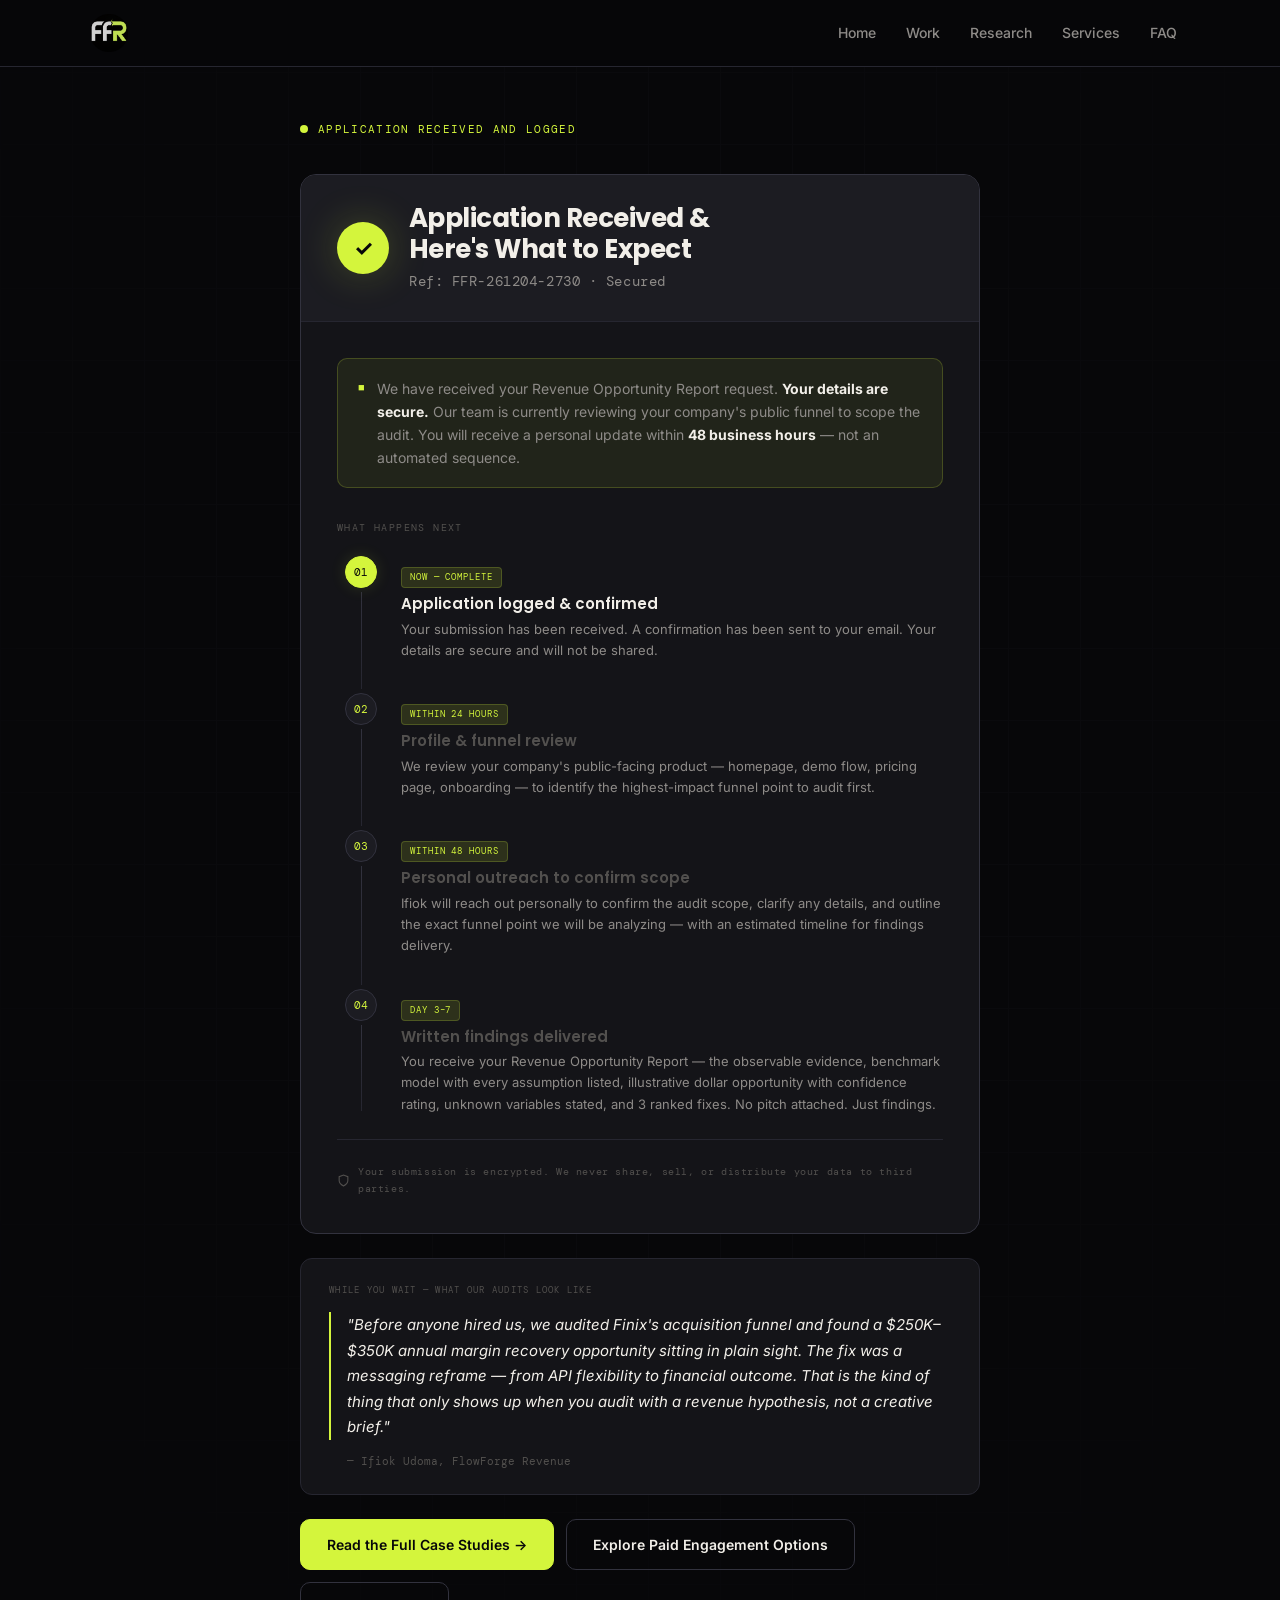
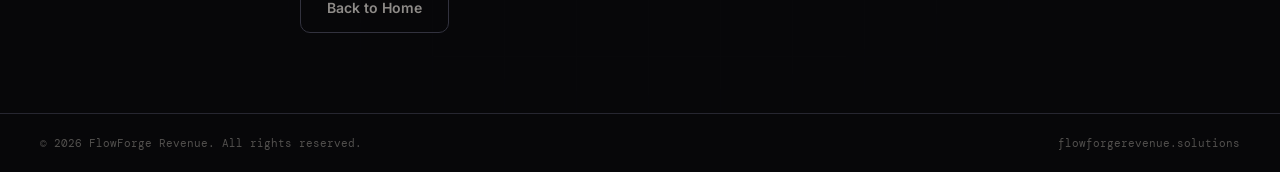
<file: application-received.html>
<!DOCTYPE html>
<html lang="en">
<head>
  <meta charset="UTF-8" />
  <meta name="viewport" content="width=device-width, initial-scale=1.0" />
  <title>Application Received — FlowForge Revenue</title>
  <meta name="description" content="Your revenue audit application has been received. Here is what happens next." />
  <meta name="robots" content="noindex, nofollow" />
  <link rel="icon" type="image/png" href="FFR_logo.png" />
  <link rel="apple-touch-icon" href="FFR_logo.png" />
  <link rel="preconnect" href="https://fonts.googleapis.com" />
  <link rel="preconnect" href="https://fonts.gstatic.com" crossorigin />
  <link href="https://fonts.googleapis.com/css2?family=Poppins:wght@400;500;600;700&family=Inter:wght@300;400;500;600;700&family=DM+Mono:wght@400;500&display=swap" rel="stylesheet" />
  <link rel="stylesheet" href="styles.css" />
  <style>
    .ar-page {
      min-height: 100vh;
      background: var(--black);
      display: flex;
      flex-direction: column;
    }

    .ar-hero {
      flex: 1;
      display: flex;
      align-items: center;
      justify-content: center;
      padding: 120px 40px 80px;
      position: relative;
      overflow: hidden;
    }

    .ar-grid {
      position: absolute;
      inset: 0;
      background-image:
        linear-gradient(var(--border) 1px, transparent 1px),
        linear-gradient(90deg, var(--border) 1px, transparent 1px);
      background-size: 72px 72px;
      opacity: 0.14;
      mask-image: radial-gradient(ellipse 70% 70% at 50% 40%, black 30%, transparent 100%);
    }

    .ar-inner {
      position: relative;
      z-index: 1;
      max-width: 680px;
      width: 100%;
    }

    /* Status bar at top */
    .ar-status {
      display: flex;
      align-items: center;
      gap: 10px;
      font-family: var(--font-mono);
      font-size: 11px;
      letter-spacing: 0.12em;
      text-transform: uppercase;
      color: var(--accent);
      margin-bottom: 36px;
    }
    .ar-status-dot {
      width: 8px;
      height: 8px;
      background: var(--accent);
      border-radius: 50%;
      animation: pulse 2s ease infinite;
      flex-shrink: 0;
    }
    @keyframes pulse {
      0%, 100% { opacity: 1; transform: scale(1); }
      50% { opacity: 0.4; transform: scale(0.75); }
    }

    /* Main card */
    .ar-card {
      background: var(--surface);
      border: 1px solid var(--border-light);
      border-radius: 16px;
      overflow: hidden;
      margin-bottom: 24px;
    }

    .ar-card-header {
      background: var(--surface-2);
      border-bottom: 1px solid var(--border);
      padding: 28px 36px;
      display: flex;
      align-items: center;
      gap: 20px;
    }

    .ar-check {
      width: 52px;
      height: 52px;
      background: var(--accent);
      border-radius: 50%;
      display: flex;
      align-items: center;
      justify-content: center;
      font-size: 22px;
      font-weight: 700;
      color: var(--black);
      flex-shrink: 0;
      box-shadow: 0 0 40px var(--accent-glow-strong);
      animation: popIn 0.5s var(--ease, cubic-bezier(0.16,1,0.3,1)) both;
    }
    @keyframes popIn {
      from { transform: scale(0.5); opacity: 0; }
      to   { transform: scale(1); opacity: 1; }
    }

    .ar-card-header-text h1 {
      font-family: var(--font-display);
      font-size: clamp(20px, 2.5vw, 26px);
      font-weight: 700;
      letter-spacing: -0.02em;
      line-height: 1.2;
      margin-bottom: 4px;
    }
    .ar-card-header-text p {
      font-size: 14px;
      color: var(--text-secondary);
      font-family: var(--font-mono);
      letter-spacing: 0.04em;
    }

    .ar-card-body {
      padding: 36px;
    }

    .ar-confirmation {
      background: var(--accent-soft);
      border: 1px solid rgba(212, 245, 60, 0.2);
      border-radius: 10px;
      padding: 18px 20px;
      margin-bottom: 32px;
      display: flex;
      align-items: flex-start;
      gap: 12px;
    }
    .ar-confirmation-icon {
      font-family: var(--font-mono);
      font-size: 11px;
      color: var(--accent);
      flex-shrink: 0;
      padding-top: 1px;
    }
    .ar-confirmation p {
      font-size: 14px;
      color: var(--text-secondary);
      line-height: 1.65;
    }
    .ar-confirmation p strong {
      color: var(--text-primary);
    }

    /* Timeline */
    .ar-timeline-label {
      font-family: var(--font-mono);
      font-size: 10px;
      letter-spacing: 0.14em;
      text-transform: uppercase;
      color: var(--text-muted);
      margin-bottom: 20px;
    }

    .ar-timeline {
      display: flex;
      flex-direction: column;
      gap: 0;
    }

    .ar-step {
      display: grid;
      grid-template-columns: 48px 1fr;
      gap: 0 16px;
      position: relative;
    }

    .ar-step-left {
      display: flex;
      flex-direction: column;
      align-items: center;
    }

    .ar-step-num {
      width: 32px;
      height: 32px;
      border-radius: 50%;
      border: 1px solid var(--border-light);
      background: var(--surface-2);
      display: flex;
      align-items: center;
      justify-content: center;
      font-family: var(--font-mono);
      font-size: 11px;
      color: var(--accent);
      flex-shrink: 0;
      z-index: 1;
    }

    .ar-step-num--active {
      background: var(--accent);
      color: var(--black);
      border-color: var(--accent);
      box-shadow: 0 0 16px var(--accent-glow);
    }

    .ar-step-line {
      width: 1px;
      flex: 1;
      min-height: 28px;
      background: linear-gradient(to bottom, var(--border-light), var(--border));
      margin: 4px 0;
    }

    .ar-step-content {
      padding: 4px 0 32px;
    }
    .ar-step:last-child .ar-step-content {
      padding-bottom: 0;
    }

    .ar-step-title {
      font-family: var(--font-display);
      font-size: 15px;
      font-weight: 600;
      color: var(--text-primary);
      margin-bottom: 4px;
      line-height: 1.35;
    }
    .ar-step-title--muted {
      color: var(--text-muted);
    }

    .ar-step-desc {
      font-size: 13px;
      color: var(--text-secondary);
      line-height: 1.65;
    }

    .ar-step-tag {
      display: inline-block;
      font-family: var(--font-mono);
      font-size: 9px;
      letter-spacing: 0.1em;
      text-transform: uppercase;
      background: var(--accent-glow);
      color: var(--accent);
      border: 1px solid rgba(212, 245, 60, 0.2);
      padding: 2px 8px;
      border-radius: 4px;
      margin-bottom: 6px;
    }

    /* Social proof strip */
    .ar-proof {
      background: var(--surface);
      border: 1px solid var(--border);
      border-radius: 12px;
      padding: 24px 28px;
      margin-bottom: 24px;
    }
    .ar-proof-label {
      font-family: var(--font-mono);
      font-size: 9px;
      letter-spacing: 0.14em;
      text-transform: uppercase;
      color: var(--text-muted);
      margin-bottom: 14px;
    }
    .ar-proof-quote {
      font-size: 15px;
      color: var(--text-primary);
      line-height: 1.7;
      font-style: italic;
      border-left: 2px solid var(--accent);
      padding-left: 16px;
      margin-bottom: 12px;
    }
    .ar-proof-source {
      font-family: var(--font-mono);
      font-size: 11px;
      color: var(--text-muted);
      padding-left: 18px;
    }

    /* Action links */
    .ar-actions {
      display: flex;
      gap: 12px;
      flex-wrap: wrap;
    }

    /* Security note */
    .ar-security {
      display: flex;
      align-items: center;
      gap: 8px;
      font-family: var(--font-mono);
      font-size: 10px;
      color: var(--text-muted);
      letter-spacing: 0.06em;
      margin-top: 24px;
      padding-top: 24px;
      border-top: 1px solid var(--border);
    }
    .ar-security svg { flex-shrink: 0; }

    /* Responsive */
    @media (max-width: 600px) {
      .ar-hero { padding: 100px 20px 60px; }
      .ar-card-header { padding: 20px 24px; gap: 14px; }
      .ar-card-body { padding: 24px; }
      .ar-check { width: 44px; height: 44px; font-size: 18px; }
      .ar-actions { flex-direction: column; }
      .ar-actions .btn { width: 100%; justify-content: center; }
      .ar-proof { padding: 20px; }
    }
  </style>
</head>
<body class="ar-page">

  <!-- Minimal nav — no CTA needed here -->
  <nav class="nav">
    <div class="nav-inner">
      <a href="index.html" class="logo"><img src="FFR_logo.png" alt="FlowForge Revenue" class="logo-img" /></a>
      <div class="nav-links">
        <a href="index.html" class="nav-link">Home</a>
        <a href="work.html" class="nav-link">Work</a>
        <a href="research.html" class="nav-link">Research</a>
        <a href="services.html" class="nav-link">Services</a>
        <a href="faq.html" class="nav-link">FAQ</a>
      </div>
    </div>
  </nav>

  <div class="ar-hero">
    <div class="ar-grid"></div>
    <div class="ar-inner">

      <!-- Live status indicator -->
      <div class="ar-status">
        <div class="ar-status-dot"></div>
        Application received and logged
      </div>

      <!-- Main confirmation card -->
      <div class="ar-card">
        <div class="ar-card-header">
          <div class="ar-check">✓</div>
          <div class="ar-card-header-text">
            <h1>Application Received &amp;<br/>Here's What to Expect</h1>
            <p>Ref: FFR-<span id="ref-num">loading...</span> · Secured</p>
          </div>
        </div>

        <div class="ar-card-body">

          <!-- Confirmation statement -->
          <div class="ar-confirmation">
            <div class="ar-confirmation-icon">&#9632;</div>
            <p>We have received your Revenue Opportunity Report request. <strong>Your details are secure.</strong> Our team is currently reviewing your company's public funnel to scope the audit. You will receive a personal update within <strong>48 business hours</strong> — not an automated sequence.</p>
          </div>

          <!-- Timeline -->
          <div class="ar-timeline-label">What happens next</div>
          <div class="ar-timeline">

            <div class="ar-step">
              <div class="ar-step-left">
                <div class="ar-step-num ar-step-num--active">01</div>
                <div class="ar-step-line"></div>
              </div>
              <div class="ar-step-content">
                <div class="ar-step-tag">Now — Complete</div>
                <div class="ar-step-title">Application logged &amp; confirmed</div>
                <div class="ar-step-desc">Your submission has been received. A confirmation has been sent to your email. Your details are secure and will not be shared.</div>
              </div>
            </div>

            <div class="ar-step">
              <div class="ar-step-left">
                <div class="ar-step-num">02</div>
                <div class="ar-step-line"></div>
              </div>
              <div class="ar-step-content">
                <div class="ar-step-tag">Within 24 hours</div>
                <div class="ar-step-title ar-step-title--muted">Profile &amp; funnel review</div>
                <div class="ar-step-desc">We review your company's public-facing product — homepage, demo flow, pricing page, onboarding — to identify the highest-impact funnel point to audit first.</div>
              </div>
            </div>

            <div class="ar-step">
              <div class="ar-step-left">
                <div class="ar-step-num">03</div>
                <div class="ar-step-line"></div>
              </div>
              <div class="ar-step-content">
                <div class="ar-step-tag">Within 48 hours</div>
                <div class="ar-step-title ar-step-title--muted">Personal outreach to confirm scope</div>
                <div class="ar-step-desc">Ifiok will reach out personally to confirm the audit scope, clarify any details, and outline the exact funnel point we will be analyzing — with an estimated timeline for findings delivery.</div>
              </div>
            </div>

            <div class="ar-step">
              <div class="ar-step-left">
                <div class="ar-step-num">04</div>
                <div class="ar-step-line"></div>
              </div>
              <div class="ar-step-content">
                <div class="ar-step-tag">Day 3–7</div>
                <div class="ar-step-title ar-step-title--muted">Written findings delivered</div>
                <div class="ar-step-desc">You receive your Revenue Opportunity Report — the observable evidence, benchmark model with every assumption listed, illustrative dollar opportunity with confidence rating, unknown variables stated, and 3 ranked fixes. No pitch attached. Just findings.</div>
              </div>
            </div>

          </div><!-- /.ar-timeline -->

          <!-- Security note -->
          <div class="ar-security">
            <svg width="13" height="13" viewBox="0 0 24 24" fill="none" stroke="currentColor" stroke-width="2"><path d="M12 22s8-4 8-10V5l-8-3-8 3v7c0 6 8 10 8 10z"/></svg>
            Your submission is encrypted. We never share, sell, or distribute your data to third parties.
          </div>

        </div><!-- /.ar-card-body -->
      </div><!-- /.ar-card -->

      <!-- Social proof -->
      <div class="ar-proof">
        <div class="ar-proof-label">While you wait — what our audits look like</div>
        <div class="ar-proof-quote">
          "Before anyone hired us, we audited Finix's acquisition funnel and found a $250K–$350K annual margin recovery opportunity sitting in plain sight. The fix was a messaging reframe — from API flexibility to financial outcome. That is the kind of thing that only shows up when you audit with a revenue hypothesis, not a creative brief."
        </div>
        <div class="ar-proof-source">— Ifiok Udoma, FlowForge Revenue</div>
      </div>

      <!-- Action links -->
      <div class="ar-actions">
        <a href="work.html" class="btn btn-primary">Read the Full Case Studies →</a>
        <a href="services.html" class="btn btn-outline">Explore Paid Engagement Options</a>
        <a href="index.html" class="btn btn-ghost">Back to Home</a>
      </div>

    </div><!-- /.ar-inner -->
  </div><!-- /.ar-hero -->

  <!-- Minimal footer -->
  <div style="border-top:1px solid var(--border);padding:20px 40px;display:flex;align-items:center;justify-content:space-between;flex-wrap:wrap;gap:16px;">
    <p style="font-family:var(--font-mono);font-size:11px;color:var(--text-muted);">© 2026 FlowForge Revenue. All rights reserved.</p>
    <p style="font-family:var(--font-mono);font-size:11px;color:var(--text-muted);">flowforgerevenue.solutions</p>
  </div>

  <script>
    // Generate a pseudo-reference number for the professional feel
    (function () {
      var d = new Date();
      var ref = d.getFullYear().toString().slice(-2) +
                String(d.getMonth() + 1).padStart(2, '0') +
                String(d.getDate()).padStart(2, '0') + '-' +
                Math.floor(1000 + Math.random() * 9000);
      var el = document.getElementById('ref-num');
      if (el) el.textContent = ref;
    })();

    // Mobile nav toggle
    var toggle = document.getElementById('nav-toggle');
    var mobile = document.getElementById('nav-mobile');
    if (toggle && mobile) {
      toggle.addEventListener('click', function () { mobile.classList.toggle('open'); });
    }
  </script>
</body>
</html>
</file>
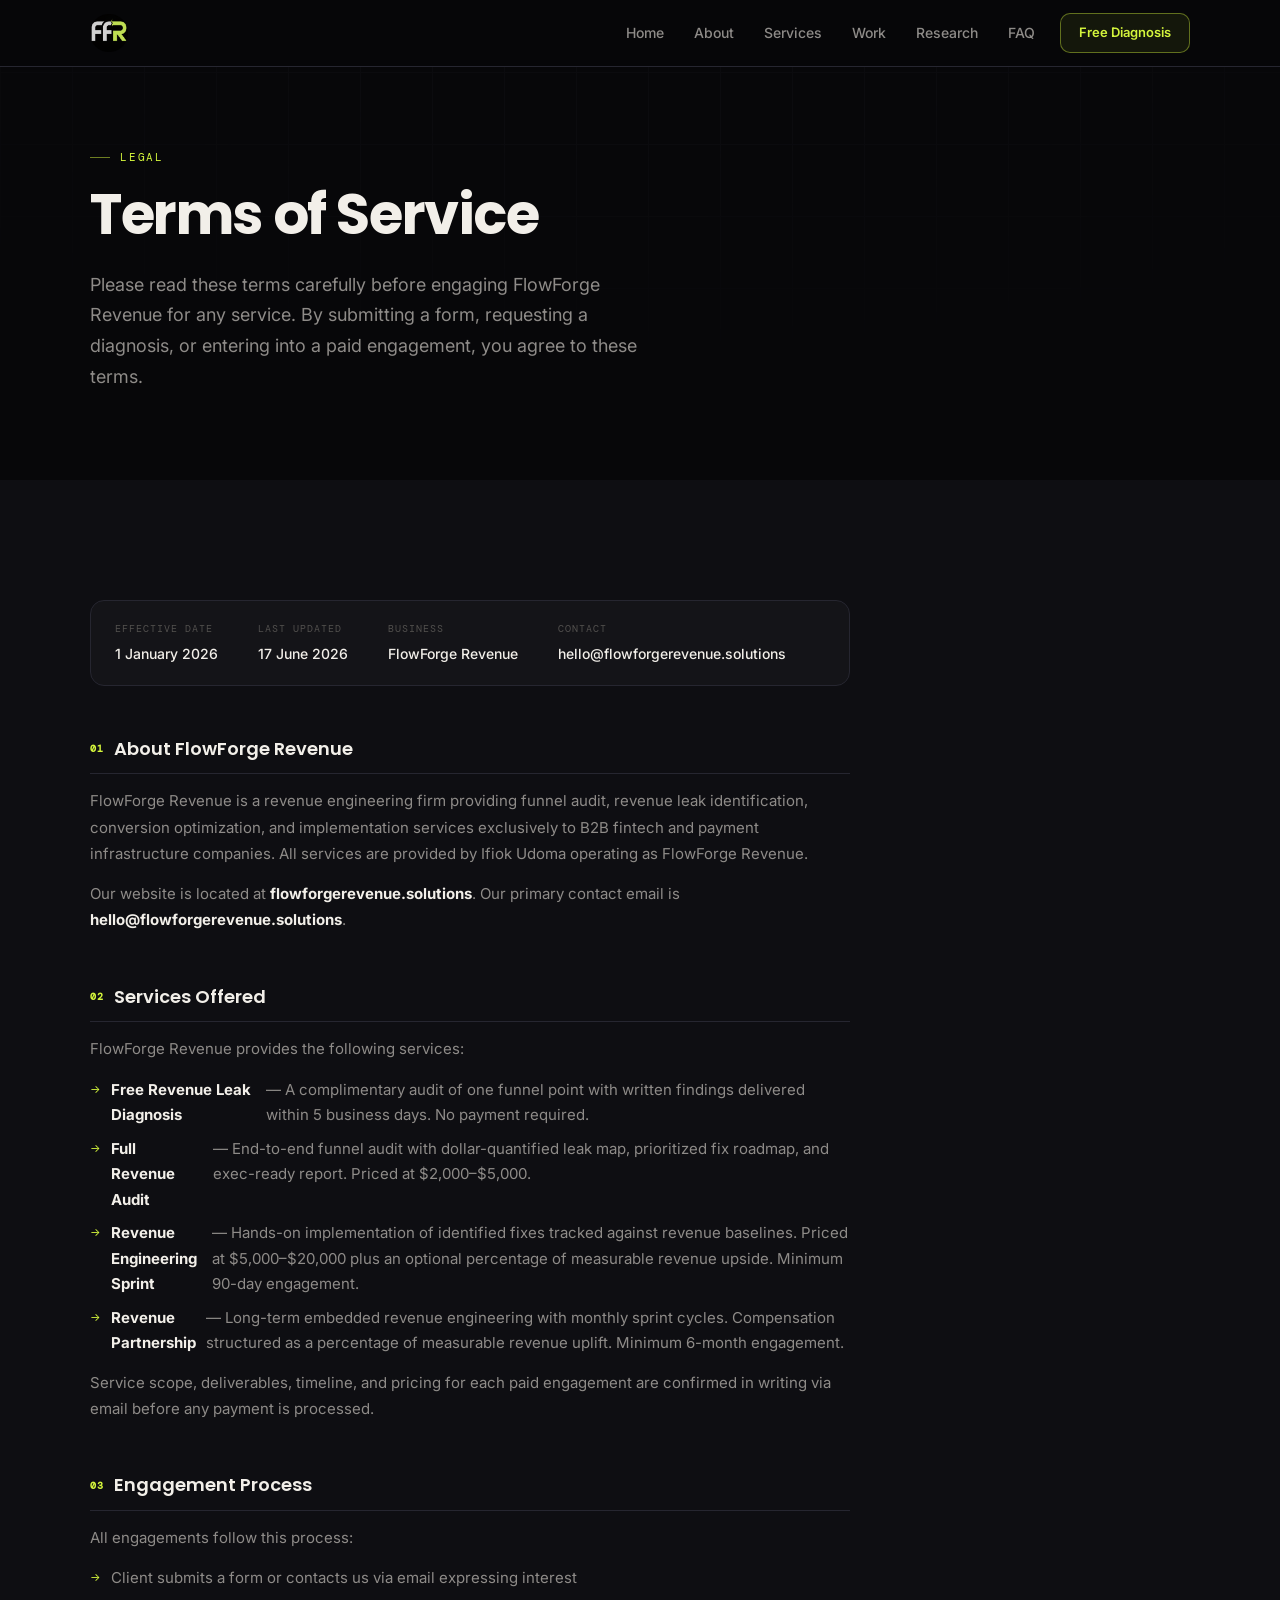
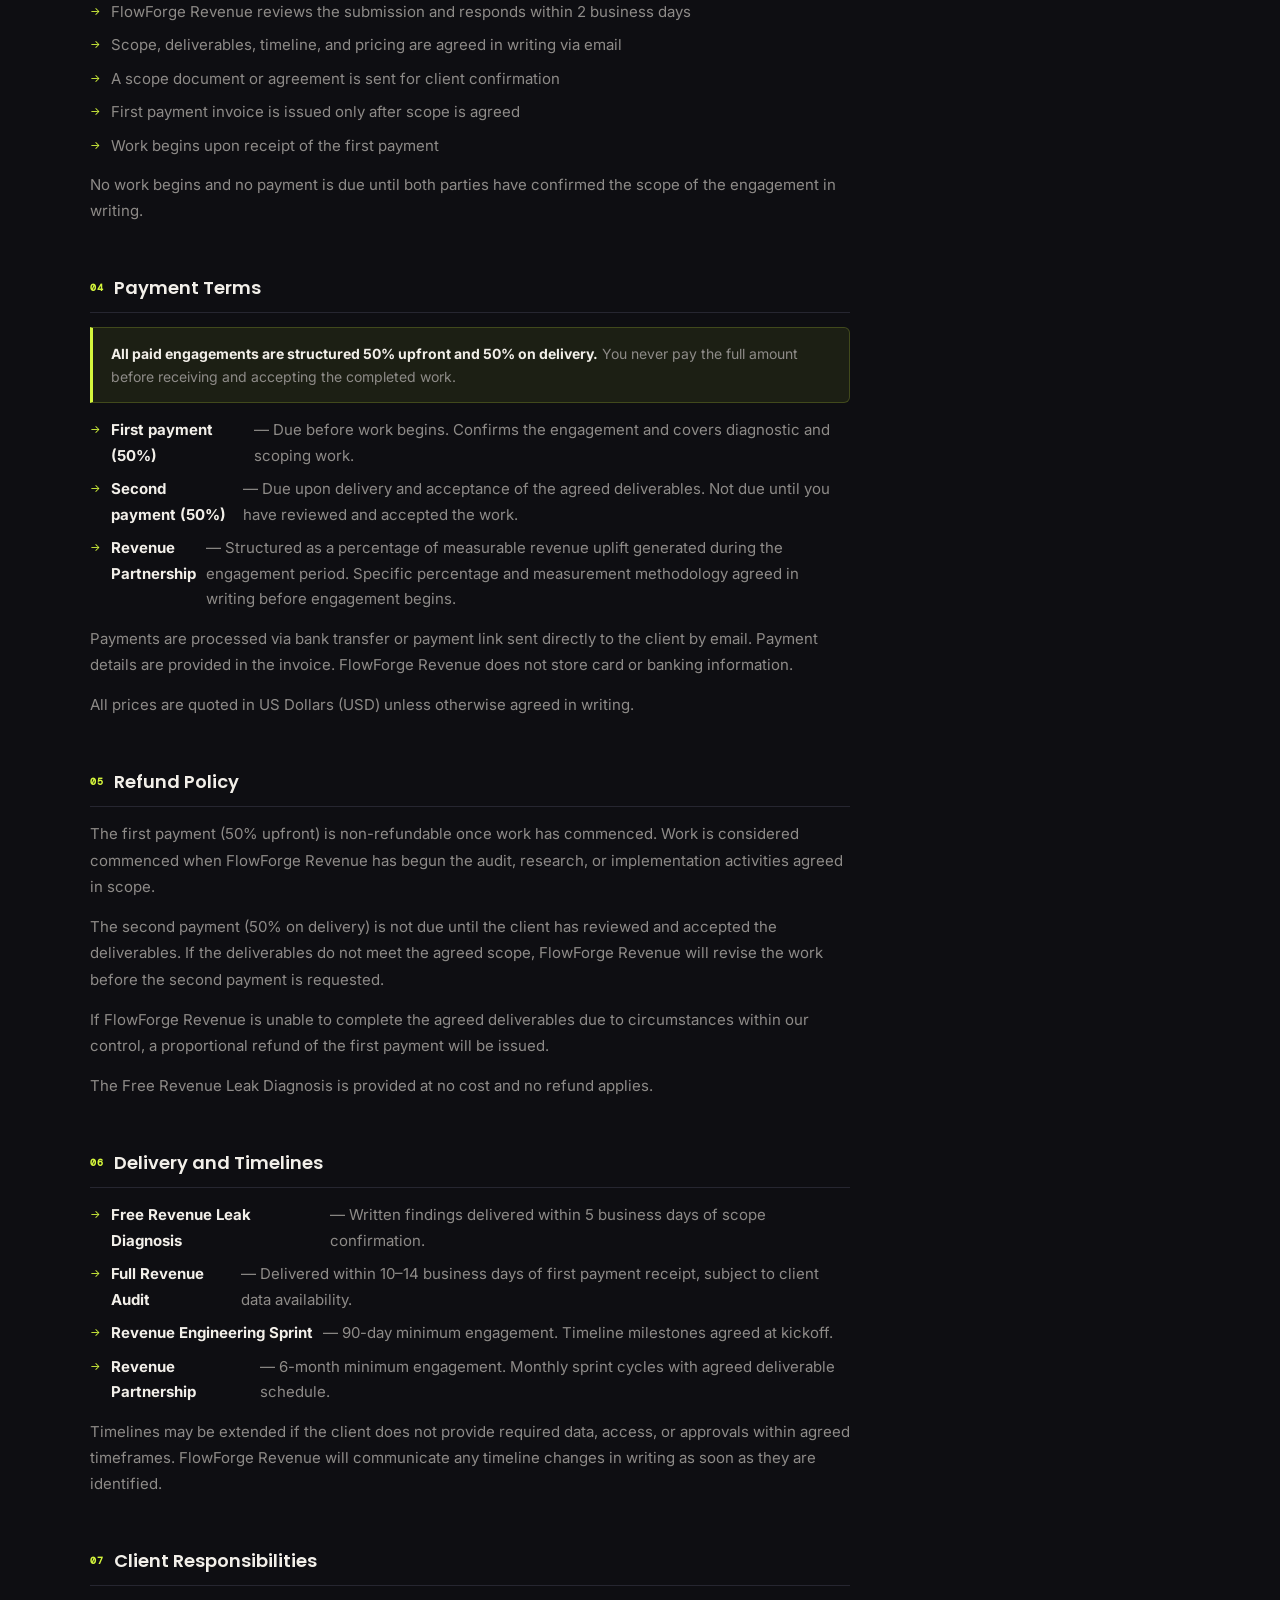
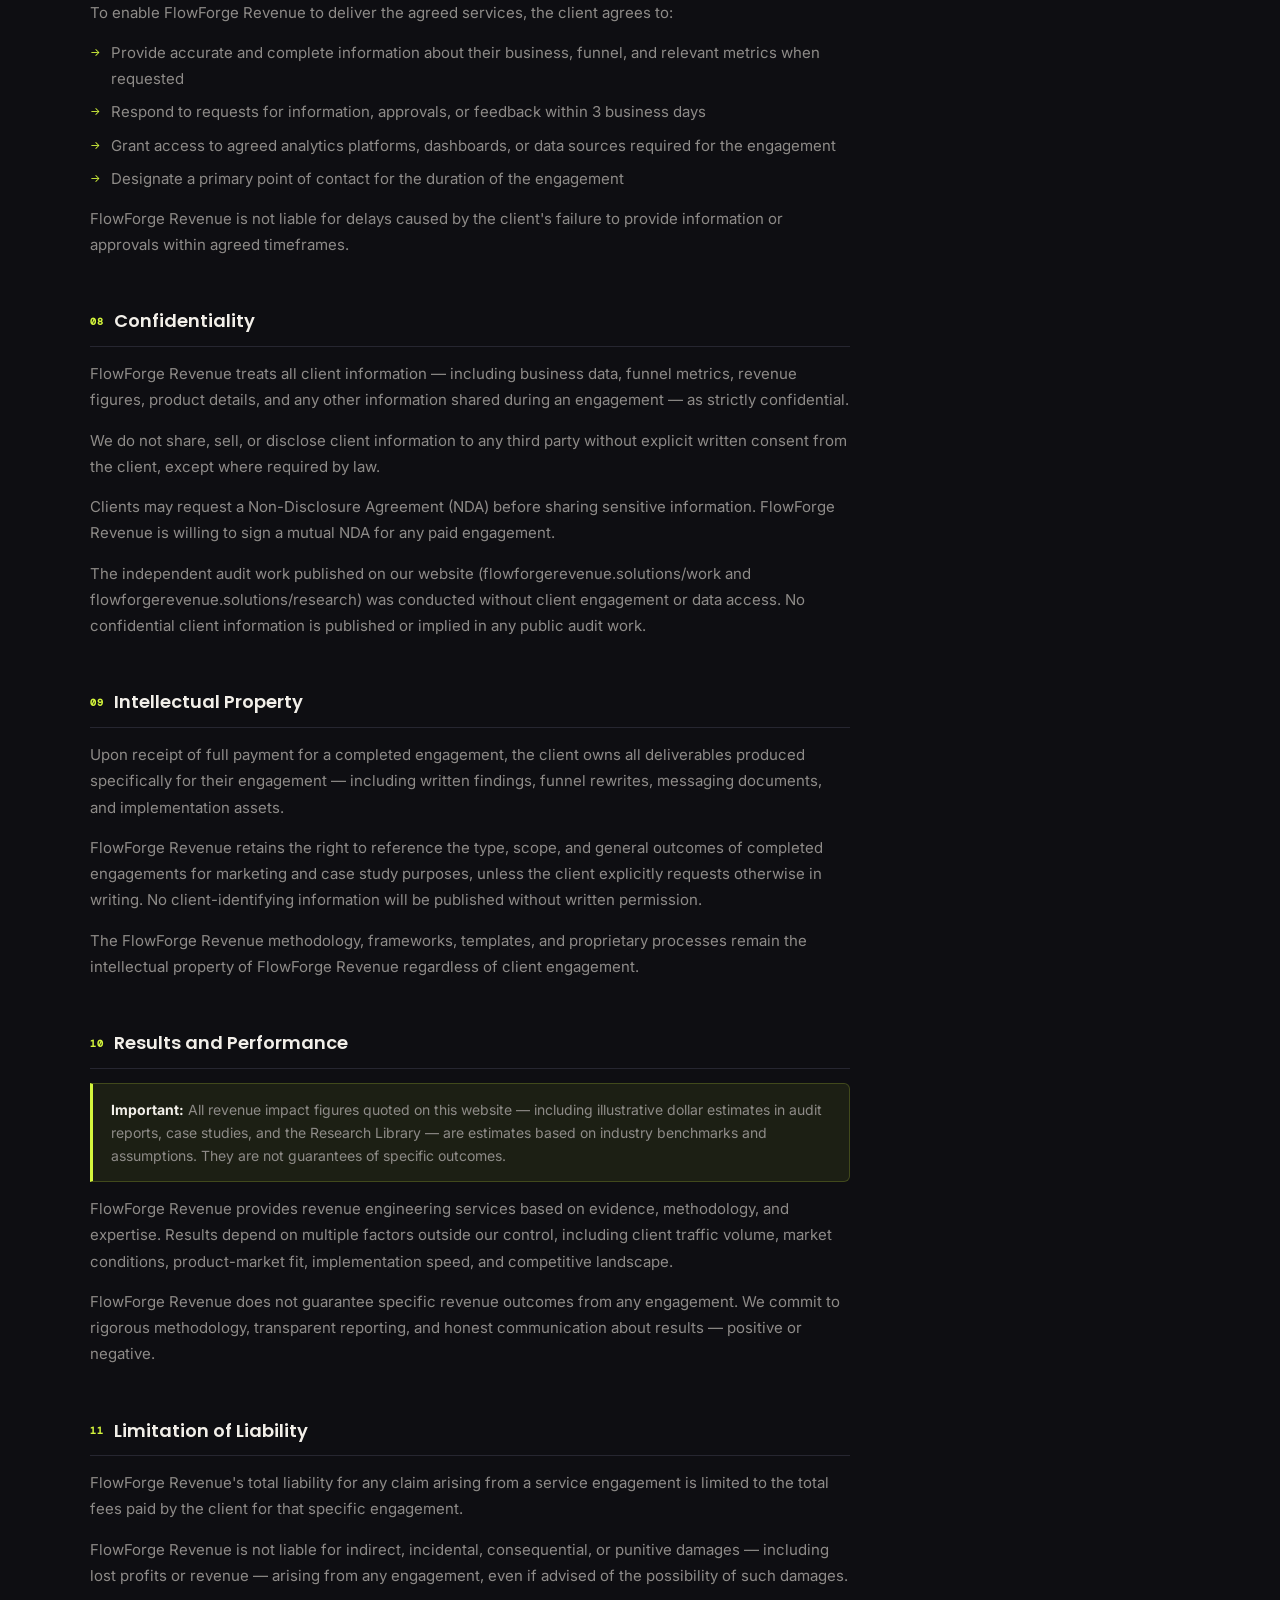
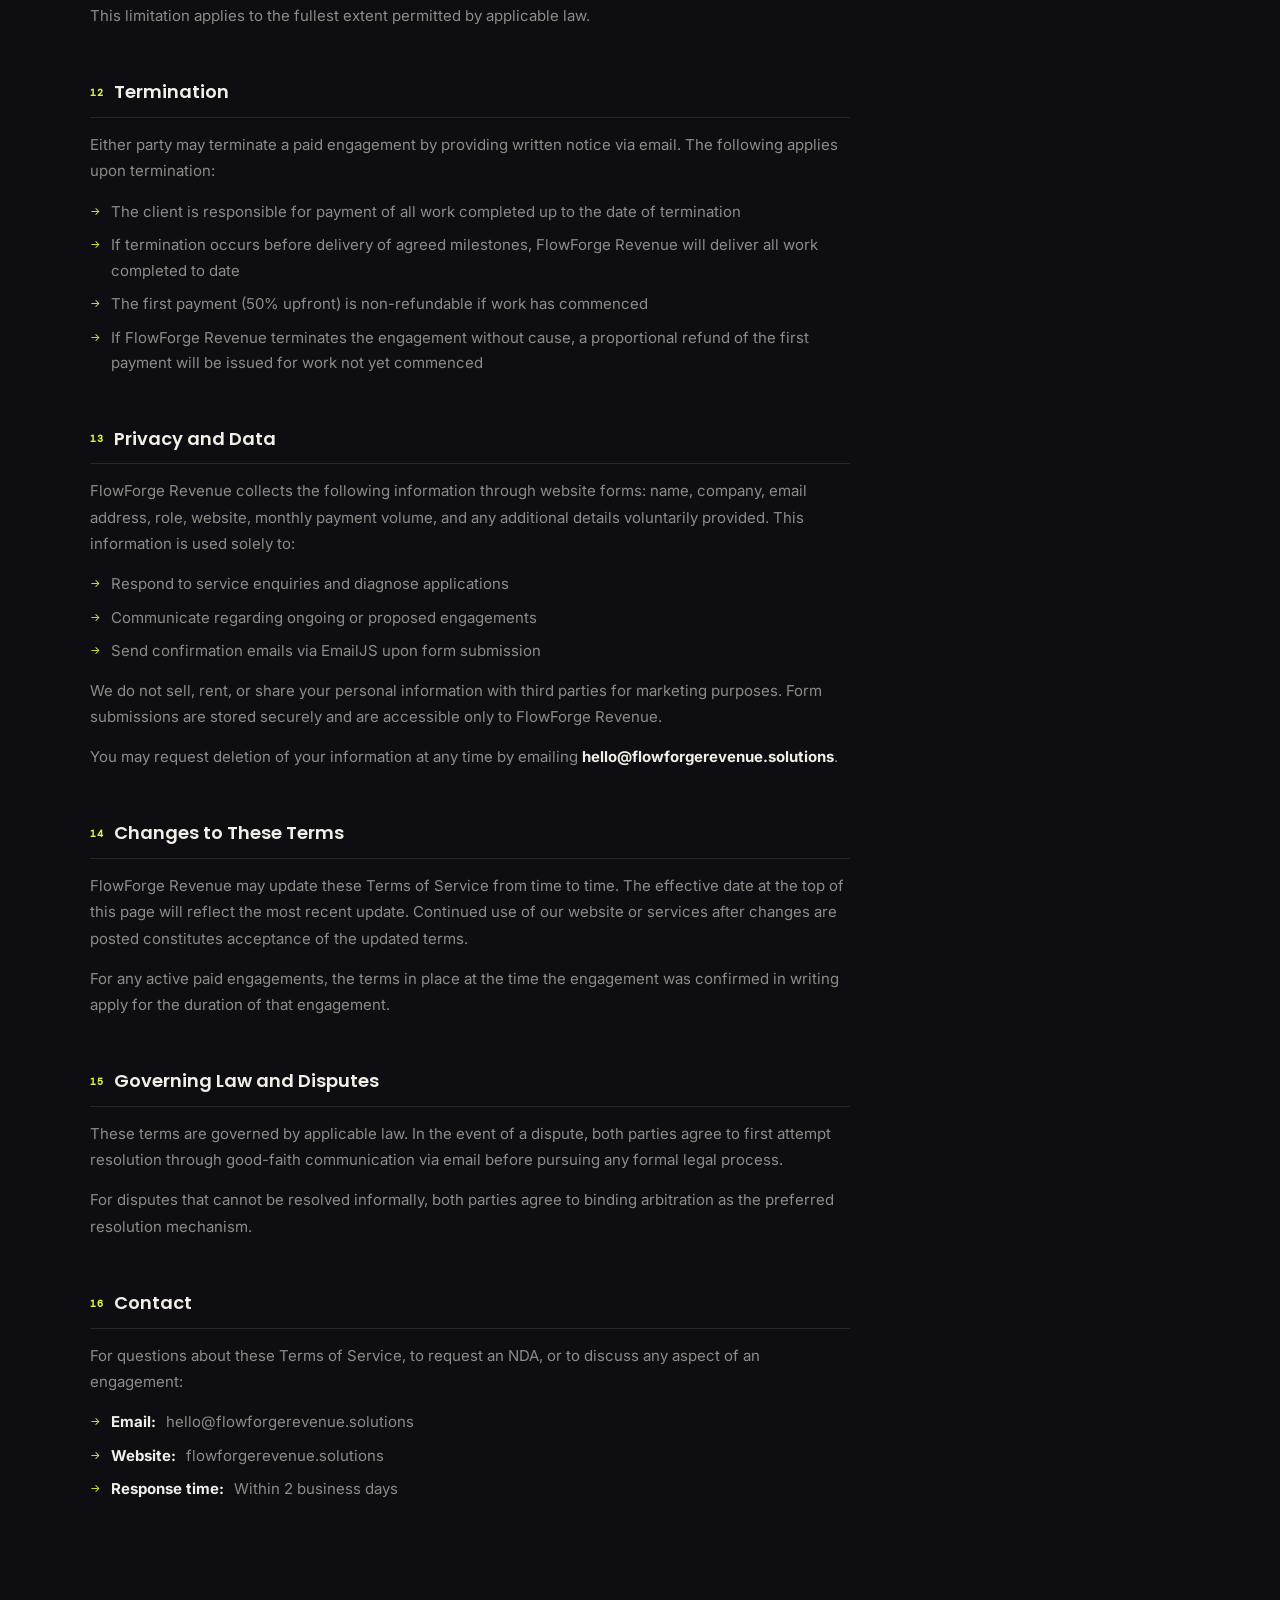
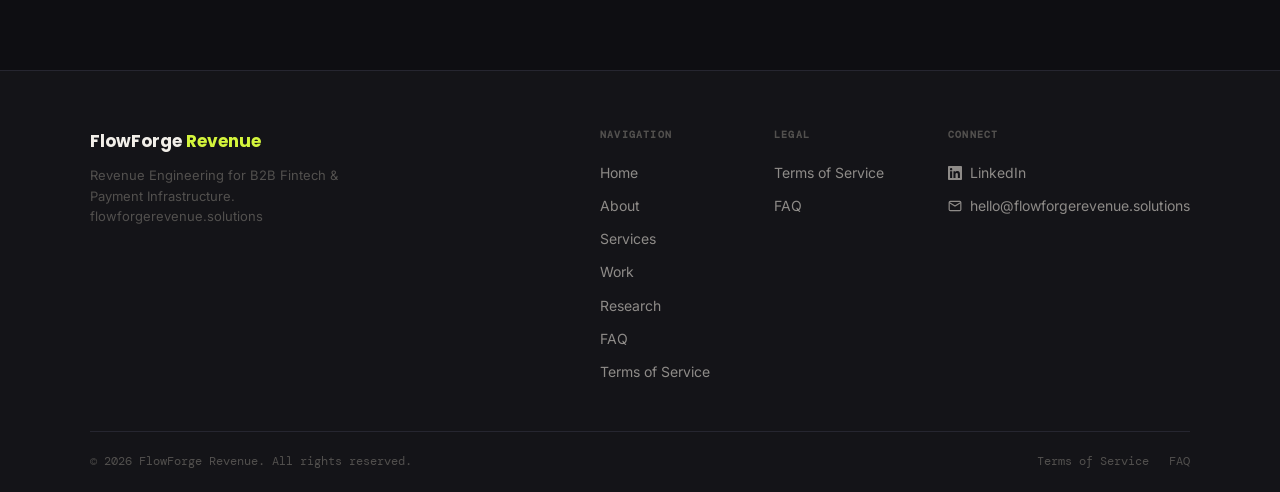
<file: terms.html>
<!DOCTYPE html>
<html lang="en">
<head>
  <meta charset="UTF-8" />
  <meta name="viewport" content="width=device-width, initial-scale=1.0" />
  <title>Terms of Service — FlowForge Revenue</title>
  <meta name="description" content="Terms of Service for FlowForge Revenue. Read our engagement terms, payment structure, refund policy, and service scope." />
  <meta property="og:url" content="https://flowforgerevenue.solutions/terms.html" />
  <meta property="og:title" content="Terms of Service — FlowForge Revenue" />
  <meta property="og:image" content="https://flowforgerevenue.solutions/FFR_logo.png" />
  <link rel="icon" type="image/png" href="FFR_logo.png" />
  <link rel="apple-touch-icon" href="FFR_logo.png" />
  <link rel="preconnect" href="https://fonts.googleapis.com" />
  <link rel="preconnect" href="https://fonts.gstatic.com" crossorigin />
  <link href="https://fonts.googleapis.com/css2?family=Poppins:wght@400;500;600;700&family=Inter:wght@300;400;500;600;700&family=DM+Mono:wght@400;500&display=swap" rel="stylesheet" />
  <link rel="stylesheet" href="styles.css" />
  <style>
    .terms-body { max-width: 760px; }
    .terms-section { margin-bottom: 48px; }
    .terms-section h2 {
      font-family: var(--font-display);
      font-size: 18px;
      font-weight: 600;
      color: var(--text-primary);
      margin-bottom: 14px;
      padding-bottom: 10px;
      border-bottom: 1px solid var(--border);
      display: flex;
      align-items: center;
      gap: 10px;
    }
    .terms-section h2 span {
      font-family: var(--font-mono);
      font-size: 10px;
      color: var(--accent);
      letter-spacing: 0.1em;
      padding-top: 2px;
    }
    .terms-section p {
      font-size: 15px;
      color: var(--text-secondary);
      line-height: 1.75;
      margin-bottom: 14px;
    }
    .terms-section p:last-child { margin-bottom: 0; }
    .terms-section ul {
      display: flex;
      flex-direction: column;
      gap: 8px;
      margin-bottom: 14px;
    }
    .terms-section ul li {
      font-size: 15px;
      color: var(--text-secondary);
      line-height: 1.7;
      display: flex;
      align-items: flex-start;
      gap: 10px;
    }
    .terms-section ul li::before {
      content: '→';
      color: var(--accent);
      font-size: 11px;
      flex-shrink: 0;
      margin-top: 3px;
    }
    .terms-section strong { color: var(--text-primary); }
    .terms-meta {
      background: var(--surface);
      border: 1px solid var(--border);
      border-radius: var(--r-lg);
      padding: 20px 24px;
      margin-bottom: 48px;
      display: flex;
      gap: 40px;
      flex-wrap: wrap;
    }
    .terms-meta-item { display: flex; flex-direction: column; gap: 4px; }
    .terms-meta-label {
      font-family: var(--font-mono);
      font-size: 10px;
      letter-spacing: 0.1em;
      text-transform: uppercase;
      color: var(--text-muted);
    }
    .terms-meta-value {
      font-size: 14px;
      color: var(--text-primary);
      font-weight: 500;
    }
    .terms-highlight {
      background: var(--accent-soft);
      border: 1px solid rgba(212,245,60,0.2);
      border-left: 3px solid var(--accent);
      border-radius: 0 var(--r-sm) var(--r-sm) 0;
      padding: 14px 18px;
      margin-bottom: 14px;
    }
    .terms-highlight p {
      font-size: 14px;
      color: var(--text-secondary);
      line-height: 1.65;
      margin: 0;
    }
    .terms-highlight p strong { color: var(--text-primary); }
  </style>
</head>
<body>

  <nav class="nav">
    <div class="nav-inner">
      <a href="index.html" class="logo"><img src="FFR_logo.png" alt="FlowForge Revenue" class="logo-img" /></a>
      <div class="nav-links">
        <a href="index.html" class="nav-link">Home</a>
        <a href="about.html" class="nav-link">About</a>
        <a href="services.html" class="nav-link">Services</a>
        <a href="work.html" class="nav-link">Work</a>
        <a href="research.html" class="nav-link">Research</a>
        <a href="faq.html" class="nav-link">FAQ</a>
        <a href="index.html#diagnosis" class="nav-cta">Free Diagnosis</a>
      </div>
      <div class="nav-toggle" id="nav-toggle"><span></span><span></span><span></span></div>
    </div>
    <div class="nav-mobile" id="nav-mobile">
      <a href="index.html" class="nav-link">Home</a>
      <a href="about.html" class="nav-link">About</a>
      <a href="services.html" class="nav-link">Services</a>
      <a href="work.html" class="nav-link">Work</a>
      <a href="research.html" class="nav-link">Research</a>
      <a href="faq.html" class="nav-link">FAQ</a>
      <a href="index.html#diagnosis" class="nav-cta">Free Diagnosis</a>
    </div>
  </nav>

  <div class="page-header">
    <div class="page-header-grid"></div>
    <div class="container">
      <div class="page-header-label">Legal</div>
      <h1>Terms of Service</h1>
      <p>Please read these terms carefully before engaging FlowForge Revenue for any service. By submitting a form, requesting a diagnosis, or entering into a paid engagement, you agree to these terms.</p>
    </div>
  </div>

  <section class="section" style="background:var(--off-black)">
    <div class="container">
      <div class="terms-body">

        <!-- Meta -->
        <div class="terms-meta">
          <div class="terms-meta-item">
            <span class="terms-meta-label">Effective Date</span>
            <span class="terms-meta-value">1 January 2026</span>
          </div>
          <div class="terms-meta-item">
            <span class="terms-meta-label">Last Updated</span>
            <span class="terms-meta-value">17 June 2026</span>
          </div>
          <div class="terms-meta-item">
            <span class="terms-meta-label">Business</span>
            <span class="terms-meta-value">FlowForge Revenue</span>
          </div>
          <div class="terms-meta-item">
            <span class="terms-meta-label">Contact</span>
            <span class="terms-meta-value">hello@flowforgerevenue.solutions</span>
          </div>
        </div>

        <!-- 1 -->
        <div class="terms-section">
          <h2><span>01</span> About FlowForge Revenue</h2>
          <p>FlowForge Revenue is a revenue engineering firm providing funnel audit, revenue leak identification, conversion optimization, and implementation services exclusively to B2B fintech and payment infrastructure companies. All services are provided by Ifiok Udoma operating as FlowForge Revenue.</p>
          <p>Our website is located at <strong>flowforgerevenue.solutions</strong>. Our primary contact email is <strong>hello@flowforgerevenue.solutions</strong>.</p>
        </div>

        <!-- 2 -->
        <div class="terms-section">
          <h2><span>02</span> Services Offered</h2>
          <p>FlowForge Revenue provides the following services:</p>
          <ul>
            <li><strong>Free Revenue Leak Diagnosis</strong> — A complimentary audit of one funnel point with written findings delivered within 5 business days. No payment required.</li>
            <li><strong>Full Revenue Audit</strong> — End-to-end funnel audit with dollar-quantified leak map, prioritized fix roadmap, and exec-ready report. Priced at $2,000–$5,000.</li>
            <li><strong>Revenue Engineering Sprint</strong> — Hands-on implementation of identified fixes tracked against revenue baselines. Priced at $5,000–$20,000 plus an optional percentage of measurable revenue upside. Minimum 90-day engagement.</li>
            <li><strong>Revenue Partnership</strong> — Long-term embedded revenue engineering with monthly sprint cycles. Compensation structured as a percentage of measurable revenue uplift. Minimum 6-month engagement.</li>
          </ul>
          <p>Service scope, deliverables, timeline, and pricing for each paid engagement are confirmed in writing via email before any payment is processed.</p>
        </div>

        <!-- 3 -->
        <div class="terms-section">
          <h2><span>03</span> Engagement Process</h2>
          <p>All engagements follow this process:</p>
          <ul>
            <li>Client submits a form or contacts us via email expressing interest</li>
            <li>FlowForge Revenue reviews the submission and responds within 2 business days</li>
            <li>Scope, deliverables, timeline, and pricing are agreed in writing via email</li>
            <li>A scope document or agreement is sent for client confirmation</li>
            <li>First payment invoice is issued only after scope is agreed</li>
            <li>Work begins upon receipt of the first payment</li>
          </ul>
          <p>No work begins and no payment is due until both parties have confirmed the scope of the engagement in writing.</p>
        </div>

        <!-- 4 -->
        <div class="terms-section">
          <h2><span>04</span> Payment Terms</h2>
          <div class="terms-highlight">
            <p><strong>All paid engagements are structured 50% upfront and 50% on delivery.</strong> You never pay the full amount before receiving and accepting the completed work.</p>
          </div>
          <ul>
            <li><strong>First payment (50%)</strong> — Due before work begins. Confirms the engagement and covers diagnostic and scoping work.</li>
            <li><strong>Second payment (50%)</strong> — Due upon delivery and acceptance of the agreed deliverables. Not due until you have reviewed and accepted the work.</li>
            <li><strong>Revenue Partnership</strong> — Structured as a percentage of measurable revenue uplift generated during the engagement period. Specific percentage and measurement methodology agreed in writing before engagement begins.</li>
          </ul>
          <p>Payments are processed via bank transfer or payment link sent directly to the client by email. Payment details are provided in the invoice. FlowForge Revenue does not store card or banking information.</p>
          <p>All prices are quoted in US Dollars (USD) unless otherwise agreed in writing.</p>
        </div>

        <!-- 5 -->
        <div class="terms-section">
          <h2><span>05</span> Refund Policy</h2>
          <p>The first payment (50% upfront) is non-refundable once work has commenced. Work is considered commenced when FlowForge Revenue has begun the audit, research, or implementation activities agreed in scope.</p>
          <p>The second payment (50% on delivery) is not due until the client has reviewed and accepted the deliverables. If the deliverables do not meet the agreed scope, FlowForge Revenue will revise the work before the second payment is requested.</p>
          <p>If FlowForge Revenue is unable to complete the agreed deliverables due to circumstances within our control, a proportional refund of the first payment will be issued.</p>
          <p>The Free Revenue Leak Diagnosis is provided at no cost and no refund applies.</p>
        </div>

        <!-- 6 -->
        <div class="terms-section">
          <h2><span>06</span> Delivery and Timelines</h2>
          <ul>
            <li><strong>Free Revenue Leak Diagnosis</strong> — Written findings delivered within 5 business days of scope confirmation.</li>
            <li><strong>Full Revenue Audit</strong> — Delivered within 10–14 business days of first payment receipt, subject to client data availability.</li>
            <li><strong>Revenue Engineering Sprint</strong> — 90-day minimum engagement. Timeline milestones agreed at kickoff.</li>
            <li><strong>Revenue Partnership</strong> — 6-month minimum engagement. Monthly sprint cycles with agreed deliverable schedule.</li>
          </ul>
          <p>Timelines may be extended if the client does not provide required data, access, or approvals within agreed timeframes. FlowForge Revenue will communicate any timeline changes in writing as soon as they are identified.</p>
        </div>

        <!-- 7 -->
        <div class="terms-section">
          <h2><span>07</span> Client Responsibilities</h2>
          <p>To enable FlowForge Revenue to deliver the agreed services, the client agrees to:</p>
          <ul>
            <li>Provide accurate and complete information about their business, funnel, and relevant metrics when requested</li>
            <li>Respond to requests for information, approvals, or feedback within 3 business days</li>
            <li>Grant access to agreed analytics platforms, dashboards, or data sources required for the engagement</li>
            <li>Designate a primary point of contact for the duration of the engagement</li>
          </ul>
          <p>FlowForge Revenue is not liable for delays caused by the client's failure to provide information or approvals within agreed timeframes.</p>
        </div>

        <!-- 8 -->
        <div class="terms-section">
          <h2><span>08</span> Confidentiality</h2>
          <p>FlowForge Revenue treats all client information — including business data, funnel metrics, revenue figures, product details, and any other information shared during an engagement — as strictly confidential.</p>
          <p>We do not share, sell, or disclose client information to any third party without explicit written consent from the client, except where required by law.</p>
          <p>Clients may request a Non-Disclosure Agreement (NDA) before sharing sensitive information. FlowForge Revenue is willing to sign a mutual NDA for any paid engagement.</p>
          <p>The independent audit work published on our website (flowforgerevenue.solutions/work and flowforgerevenue.solutions/research) was conducted without client engagement or data access. No confidential client information is published or implied in any public audit work.</p>
        </div>

        <!-- 9 -->
        <div class="terms-section">
          <h2><span>09</span> Intellectual Property</h2>
          <p>Upon receipt of full payment for a completed engagement, the client owns all deliverables produced specifically for their engagement — including written findings, funnel rewrites, messaging documents, and implementation assets.</p>
          <p>FlowForge Revenue retains the right to reference the type, scope, and general outcomes of completed engagements for marketing and case study purposes, unless the client explicitly requests otherwise in writing. No client-identifying information will be published without written permission.</p>
          <p>The FlowForge Revenue methodology, frameworks, templates, and proprietary processes remain the intellectual property of FlowForge Revenue regardless of client engagement.</p>
        </div>

        <!-- 10 -->
        <div class="terms-section">
          <h2><span>10</span> Results and Performance</h2>
          <div class="terms-highlight">
            <p><strong>Important:</strong> All revenue impact figures quoted on this website — including illustrative dollar estimates in audit reports, case studies, and the Research Library — are estimates based on industry benchmarks and assumptions. They are not guarantees of specific outcomes.</p>
          </div>
          <p>FlowForge Revenue provides revenue engineering services based on evidence, methodology, and expertise. Results depend on multiple factors outside our control, including client traffic volume, market conditions, product-market fit, implementation speed, and competitive landscape.</p>
          <p>FlowForge Revenue does not guarantee specific revenue outcomes from any engagement. We commit to rigorous methodology, transparent reporting, and honest communication about results — positive or negative.</p>
        </div>

        <!-- 11 -->
        <div class="terms-section">
          <h2><span>11</span> Limitation of Liability</h2>
          <p>FlowForge Revenue's total liability for any claim arising from a service engagement is limited to the total fees paid by the client for that specific engagement.</p>
          <p>FlowForge Revenue is not liable for indirect, incidental, consequential, or punitive damages — including lost profits or revenue — arising from any engagement, even if advised of the possibility of such damages.</p>
          <p>This limitation applies to the fullest extent permitted by applicable law.</p>
        </div>

        <!-- 12 -->
        <div class="terms-section">
          <h2><span>12</span> Termination</h2>
          <p>Either party may terminate a paid engagement by providing written notice via email. The following applies upon termination:</p>
          <ul>
            <li>The client is responsible for payment of all work completed up to the date of termination</li>
            <li>If termination occurs before delivery of agreed milestones, FlowForge Revenue will deliver all work completed to date</li>
            <li>The first payment (50% upfront) is non-refundable if work has commenced</li>
            <li>If FlowForge Revenue terminates the engagement without cause, a proportional refund of the first payment will be issued for work not yet commenced</li>
          </ul>
        </div>

        <!-- 13 -->
        <div class="terms-section">
          <h2><span>13</span> Privacy and Data</h2>
          <p>FlowForge Revenue collects the following information through website forms: name, company, email address, role, website, monthly payment volume, and any additional details voluntarily provided. This information is used solely to:</p>
          <ul>
            <li>Respond to service enquiries and diagnose applications</li>
            <li>Communicate regarding ongoing or proposed engagements</li>
            <li>Send confirmation emails via EmailJS upon form submission</li>
          </ul>
          <p>We do not sell, rent, or share your personal information with third parties for marketing purposes. Form submissions are stored securely and are accessible only to FlowForge Revenue.</p>
          <p>You may request deletion of your information at any time by emailing <strong>hello@flowforgerevenue.solutions</strong>.</p>
        </div>

        <!-- 14 -->
        <div class="terms-section">
          <h2><span>14</span> Changes to These Terms</h2>
          <p>FlowForge Revenue may update these Terms of Service from time to time. The effective date at the top of this page will reflect the most recent update. Continued use of our website or services after changes are posted constitutes acceptance of the updated terms.</p>
          <p>For any active paid engagements, the terms in place at the time the engagement was confirmed in writing apply for the duration of that engagement.</p>
        </div>

        <!-- 15 -->
        <div class="terms-section">
          <h2><span>15</span> Governing Law and Disputes</h2>
          <p>These terms are governed by applicable law. In the event of a dispute, both parties agree to first attempt resolution through good-faith communication via email before pursuing any formal legal process.</p>
          <p>For disputes that cannot be resolved informally, both parties agree to binding arbitration as the preferred resolution mechanism.</p>
        </div>

        <!-- 16 -->
        <div class="terms-section">
          <h2><span>16</span> Contact</h2>
          <p>For questions about these Terms of Service, to request an NDA, or to discuss any aspect of an engagement:</p>
          <ul>
            <li><strong>Email:</strong> hello@flowforgerevenue.solutions</li>
            <li><strong>Website:</strong> flowforgerevenue.solutions</li>
            <li><strong>Response time:</strong> Within 2 business days</li>
          </ul>
        </div>

      </div>
    </div>
  </section>

  <footer class="footer">
    <div class="container">
      <div class="footer-inner">
        <div class="footer-brand">
          <a href="index.html" class="logo">FlowForge <span class="logo-accent">Revenue</span></a>
          <p>Revenue Engineering for B2B Fintech &amp; Payment Infrastructure.<br/>flowforgerevenue.solutions</p>
        </div>
        <div class="footer-nav">
          <div class="footer-col">
            <h4>Navigation</h4>
            <ul>
              <li><a href="index.html">Home</a></li>
              <li><a href="about.html">About</a></li>
              <li><a href="services.html">Services</a></li>
              <li><a href="work.html">Work</a></li>
              <li><a href="research.html">Research</a></li>
              <li><a href="faq.html">FAQ</a></li>
              <li><a href="terms.html">Terms of Service</a></li>
            </ul>
          </div>
          <div class="footer-col">
            <h4>Legal</h4>
            <ul>
              <li><a href="terms.html">Terms of Service</a></li>
              <li><a href="faq.html">FAQ</a></li>
            </ul>
          </div>
          <div class="footer-col">
            <h4>Connect</h4>
            <ul>
              <li>
                <a href="https://www.linkedin.com/in/flowforge-revenue-584870400" target="_blank" rel="noopener" class="linkedin-link">
                  <svg width="14" height="14" viewBox="0 0 24 24" fill="currentColor"><path d="M20.447 20.452h-3.554v-5.569c0-1.328-.027-3.037-1.852-3.037-1.853 0-2.136 1.445-2.136 2.939v5.667H9.351V9h3.414v1.561h.046c.477-.9 1.637-1.85 3.37-1.85 3.601 0 4.267 2.37 4.267 5.455v6.286zM5.337 7.433a2.062 2.062 0 01-2.063-2.065 2.064 2.064 0 112.063 2.065zm1.782 13.019H3.555V9h3.564v11.452zM22.225 0H1.771C.792 0 0 .774 0 1.729v20.542C0 23.227.792 24 1.771 24h20.451C23.2 24 24 23.227 24 22.271V1.729C24 .774 23.2 0 22.222 0h.003z"/></svg>
                  LinkedIn
                </a>
              </li>
              <li>
                <a href="#" id="email-terms" onclick="this.querySelector('span').textContent='Copied!';navigator.clipboard.writeText('hello@flowforgerevenue.solutions');setTimeout(function(){document.getElementById('email-terms').querySelector('span').textContent='hello@flowforgerevenue.solutions'},2000);return false;">
                  <svg width="14" height="14" viewBox="0 0 24 24" fill="none" stroke="currentColor" stroke-width="2"><path d="M4 4h16c1.1 0 2 .9 2 2v12c0 1.1-.9 2-2 2H4c-1.1 0-2-.9-2-2V6c0-1.1.9-2 2-2z"></path><polyline points="22,6 12,12 2,6"></polyline></svg>
                  <span>hello@flowforgerevenue.solutions</span>
                </a>
              </li>
            </ul>
          </div>
        </div>
      </div>
      <div class="footer-bottom">
        <p>&#169; 2026 FlowForge Revenue. All rights reserved.</p>
        <div class="footer-bottom-links">
          <a href="terms.html">Terms of Service</a>
          <a href="faq.html">FAQ</a>
        </div>
      </div>
    </div>
  </footer>

  <script src="script.js"></script>
</body>
</html>
</file>
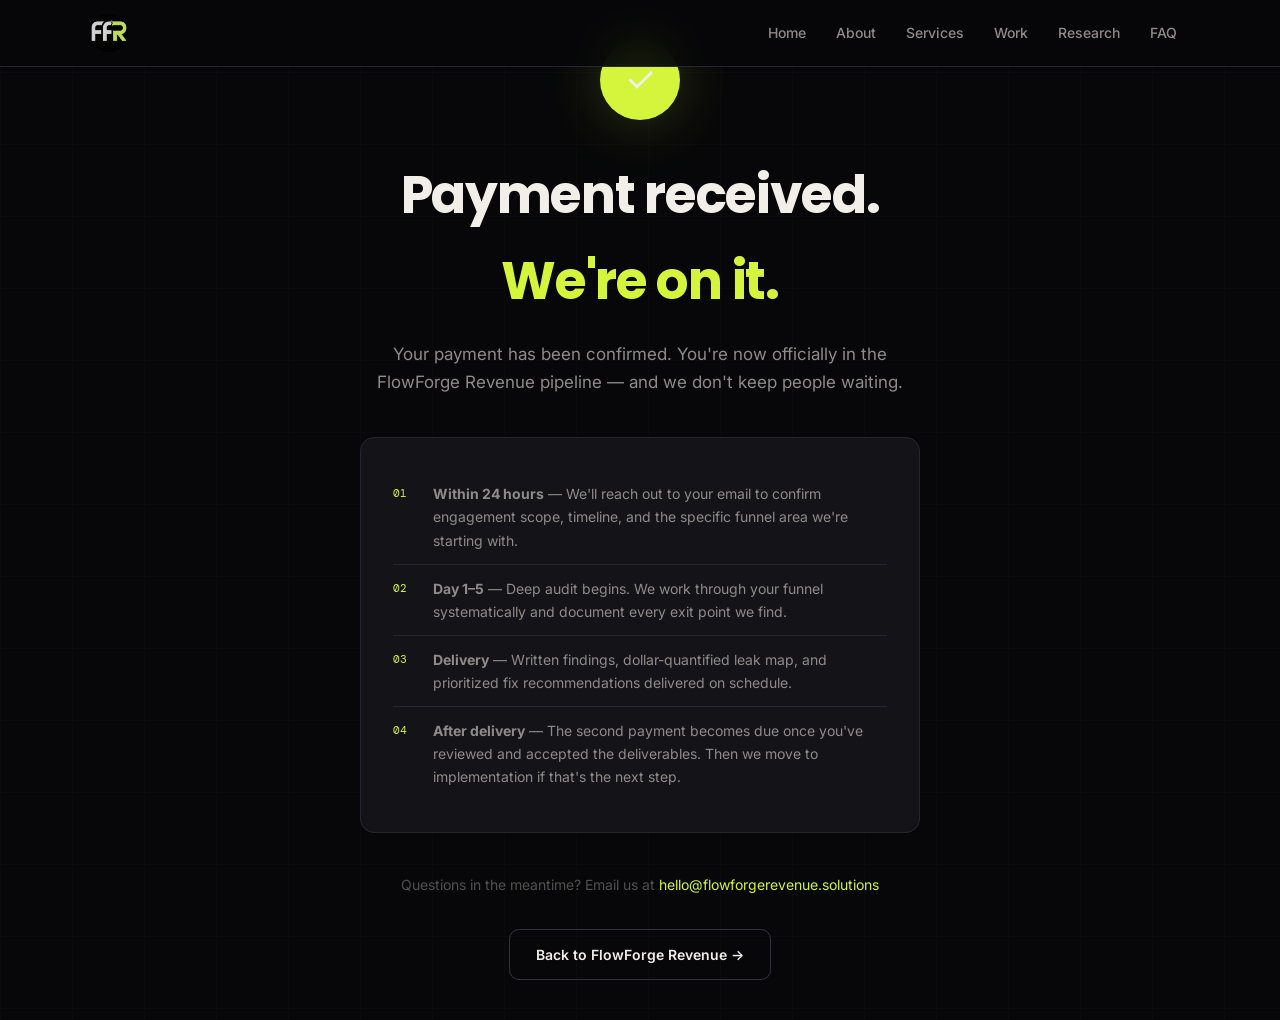
<file: thank-you.html>
<!DOCTYPE html>
<html lang="en">
<head>
  <meta charset="UTF-8" />
  <meta name="viewport" content="width=device-width, initial-scale=1.0" />
  <title>Payment Received — FlowForge Revenue</title>
  <meta name="description" content="Payment confirmed. FlowForge Revenue will be in touch within 24 hours to kick off your engagement." />
  <link rel="icon" type="image/png" href="FFR_logo.png" />
  <link rel="apple-touch-icon" href="FFR_logo.png" />
  <link rel="preconnect" href="https://fonts.googleapis.com" />
  <link rel="preconnect" href="https://fonts.gstatic.com" crossorigin />
  <link href="https://fonts.googleapis.com/css2?family=Poppins:wght@400;500;600;700&family=Inter:wght@300;400;500;600;700&family=DM+Mono:wght@400;500&display=swap" rel="stylesheet" />
  <link rel="stylesheet" href="styles.css" />
</head>
<body>

  <nav class="nav">
    <div class="nav-inner">
      <a href="index.html" class="logo"><img src="FFR_logo.png" alt="FlowForge Revenue" class="logo-img" /></a>
      <div class="nav-links">
        <a href="index.html" class="nav-link">Home</a>
        <a href="about.html" class="nav-link">About</a>
        <a href="services.html" class="nav-link">Services</a>
        <a href="work.html" class="nav-link">Work</a>
        <a href="research.html" class="nav-link">Research</a>
        <a href="faq.html" class="nav-link">FAQ</a>
      </div>
      <div class="nav-toggle" id="nav-toggle"><span></span><span></span><span></span></div>
    </div>
    <div class="nav-mobile" id="nav-mobile">
      <a href="index.html" class="nav-link">Home</a>
      <a href="about.html" class="nav-link">About</a>
      <a href="services.html" class="nav-link">Services</a>
      <a href="work.html" class="nav-link">Work</a>
        <a href="research.html" class="nav-link">Research</a>
      <a href="faq.html" class="nav-link">FAQ</a>
    </div>
  </nav>

  <div class="thankyou-section">
    <div class="thankyou-grid"></div>
    <div class="thankyou-inner">
      <div class="thankyou-icon">✓</div>
      <h1>Payment received.<br/><span class="accent-text">We're on it.</span></h1>
      <p>Your payment has been confirmed. You're now officially in the FlowForge Revenue pipeline — and we don't keep people waiting.</p>

      <div class="thankyou-steps">
        <div class="thankyou-step">
          <div class="thankyou-step-num">01</div>
          <p><strong>Within 24 hours</strong> — We'll reach out to your email to confirm engagement scope, timeline, and the specific funnel area we're starting with.</p>
        </div>
        <div class="thankyou-step">
          <div class="thankyou-step-num">02</div>
          <p><strong>Day 1–5</strong> — Deep audit begins. We work through your funnel systematically and document every exit point we find.</p>
        </div>
        <div class="thankyou-step">
          <div class="thankyou-step-num">03</div>
          <p><strong>Delivery</strong> — Written findings, dollar-quantified leak map, and prioritized fix recommendations delivered on schedule.</p>
        </div>
        <div class="thankyou-step">
          <div class="thankyou-step-num">04</div>
          <p><strong>After delivery</strong> — The second payment becomes due once you've reviewed and accepted the deliverables. Then we move to implementation if that's the next step.</p>
        </div>
      </div>

      <p style="font-size:14px;color:var(--text-muted);margin-bottom:32px">
        Questions in the meantime? Email us at
        <a href="#" id="ty-email" onclick="this.textContent='Copied!';navigator.clipboard.writeText('hello@flowforgerevenue.solutions');setTimeout(function(){document.getElementById('ty-email').textContent='hello@flowforgerevenue.solutions'},2000);return false;" style="color:var(--accent)">hello@flowforgerevenue.solutions</a>
      </p>

      <a href="index.html" class="btn btn-outline">Back to FlowForge Revenue →</a>
    </div>
  </div>

  <script src="script.js"></script>
</body>
</html>
</file>
<file: styles.css>
/* ================================================
   FLOWFORGE REVENUE — styles.css FINAL
   flowforgerevenue.solutions
   Fonts: Poppins (headings) + Inter (body)
   ================================================ */

:root {
  --black:        #070709;
  --off-black:    #0e0e12;
  --surface:      #141418;
  --surface-2:    #1c1c22;
  --surface-3:    #222228;
  --border:       #262630;
  --border-light: #32323e;
  --text-primary: #f2efe9;
  --text-secondary:#8e8b88;
  --text-muted:   #52504e;
  --accent:       #d4f53c;
  --accent-dim:   #b8d932;
  --accent-soft:  rgba(212,245,60,0.07);
  --accent-glow:  rgba(212,245,60,0.13);
  --accent-glow-strong: rgba(212,245,60,0.22);

  --font-display: 'Poppins', sans-serif;
  --font-body:    'Inter', sans-serif;
  --font-mono:    'DM Mono', monospace;

  --r-sm:  6px;
  --r:     10px;
  --r-lg:  14px;
  --r-xl:  20px;

  --max-w: 1180px;
  --gap:   120px;
  --ease:  cubic-bezier(0.16,1,0.3,1);
}

*,*::before,*::after{box-sizing:border-box;margin:0;padding:0}
html{scroll-behavior:smooth}
body{
  background:var(--black);
  color:var(--text-primary);
  font-family:var(--font-body);
  font-size:17px;
  font-weight:400;
  line-height:1.65;
  -webkit-font-smoothing:antialiased;
  overflow-x:hidden;
}
a{color:inherit;text-decoration:none}
img{display:block;max-width:100%}
ul{list-style:none}
button,input,select,textarea{font-family:inherit;font-size:inherit}

/* ── UTILITIES ── */
.container{max-width:var(--max-w);margin:0 auto;padding:0 40px}
.accent-text{color:var(--accent)}
.section{padding:var(--gap) 0}

.section-label{
  font-family:var(--font-mono);
  font-size:11px;letter-spacing:.15em;text-transform:uppercase;
  color:var(--accent);margin-bottom:18px;
  display:flex;align-items:center;gap:10px;
}
.section-label::before{
  content:'';display:inline-block;
  width:20px;height:1px;background:var(--accent);opacity:.5;
}

.section-headline{
  font-family:var(--font-display);
  font-size:clamp(28px,3.2vw,36px);
  font-weight:700;line-height:1.2;letter-spacing:-.02em;
  color:var(--text-primary);margin-bottom:20px;
}

.section-sub{
  font-size:17px;color:var(--text-secondary);
  max-width:580px;line-height:1.7;margin-bottom:56px;
}

/* ── BUTTONS ── */
.btn{
  display:inline-flex;align-items:center;gap:8px;
  padding:13px 26px;border-radius:var(--r);
  font-family:var(--font-body);font-size:14px;font-weight:600;
  cursor:pointer;border:1px solid transparent;
  transition:all .25s var(--ease);white-space:nowrap;
}
.btn-primary{background:var(--accent);color:var(--black);border-color:var(--accent)}
.btn-primary:hover{background:var(--accent-dim);border-color:var(--accent-dim);transform:translateY(-2px);box-shadow:0 12px 32px var(--accent-glow-strong)}
.btn-ghost{background:transparent;color:var(--text-secondary);border-color:var(--border-light)}
.btn-ghost:hover{color:var(--text-primary);background:var(--surface-2)}
.btn-outline{background:transparent;color:var(--text-primary);border-color:var(--border-light)}
.btn-outline:hover{border-color:var(--accent);color:var(--accent);background:var(--accent-soft)}
.btn-large{padding:16px 34px;font-size:15px}

/* ── NAV ── */
.nav{
  position:fixed;top:0;left:0;right:0;z-index:100;
  background:rgba(7,7,9,.93);backdrop-filter:blur(16px) saturate(180%);
  border-bottom:1px solid var(--border);transition:border-color .3s;
}
.nav-inner{
  max-width:var(--max-w);margin:0 auto;padding:0 40px;
  height:66px;display:flex;align-items:center;justify-content:space-between;
}
.logo{font-family:var(--font-display);font-size:17px;font-weight:700;color:var(--text-primary)}
.logo-img{height:38px;width:auto;display:block}
.logo-accent{color:var(--accent)}
.nav-links{display:flex;align-items:center;gap:4px}
.nav-link{
  font-size:14px;font-weight:500;color:var(--text-secondary);
  padding:7px 13px;border-radius:var(--r-sm);
  transition:all .2s;display:flex;align-items:center;gap:6px;
}
.nav-link:hover,.nav-link.active{color:var(--text-primary);background:var(--surface-2)}
.nav-cta{
  font-size:13px;font-weight:600;color:var(--accent);
  border:1px solid rgba(212,245,60,.4);padding:8px 18px;
  border-radius:var(--r);margin-left:8px;
  background:var(--accent-soft);transition:all .25s var(--ease);
}
.nav-cta:hover{background:var(--accent);color:var(--black);border-color:var(--accent);transform:translateY(-1px);box-shadow:0 6px 20px var(--accent-glow)}

.nav-toggle{display:none;flex-direction:column;gap:5px;cursor:pointer;padding:8px;border-radius:var(--r-sm)}
.nav-toggle span{display:block;width:22px;height:2px;background:var(--text-secondary);border-radius:2px;transition:all .3s}
.nav-mobile{
  display:none;position:fixed;top:66px;left:0;right:0;
  background:rgba(7,7,9,.98);border-bottom:1px solid var(--border);
  padding:20px 40px 28px;flex-direction:column;gap:4px;z-index:99;
}
.nav-mobile.open{display:flex}
.nav-mobile .nav-link{padding:13px 0;border-bottom:1px solid var(--border);border-radius:0}
.nav-mobile .nav-cta{margin:16px 0 0;text-align:center;justify-content:center}

/* ── PAGE HEADER ── */
.page-header{padding-top:148px;padding-bottom:88px;background:var(--black);position:relative;overflow:hidden}
.page-header-grid{
  position:absolute;inset:0;
  background-image:linear-gradient(var(--border) 1px,transparent 1px),linear-gradient(90deg,var(--border) 1px,transparent 1px);
  background-size:72px 72px;opacity:.15;
  mask-image:radial-gradient(ellipse 80% 80% at 50% 0%,black 30%,transparent 100%);
}
.page-header .container{position:relative;z-index:1}
.page-header-label{
  font-family:var(--font-mono);font-size:11px;letter-spacing:.16em;
  text-transform:uppercase;color:var(--accent);margin-bottom:18px;
  display:flex;align-items:center;gap:10px;
}
.page-header-label::before{content:'';display:inline-block;width:20px;height:1px;background:var(--accent);opacity:.5}
.page-header h1{
  font-family:var(--font-display);
  font-size:clamp(38px,4.5vw,56px);
  font-weight:700;line-height:1.1;letter-spacing:-.025em;
  max-width:760px;margin-bottom:24px;
}
.page-header p{font-size:18px;color:var(--text-secondary);max-width:560px;line-height:1.7}

/* ── HERO ── */
.hero{position:relative;padding-top:148px;padding-bottom:0;overflow:hidden}
.hero-grid-overlay{
  position:absolute;inset:0;
  background-image:linear-gradient(var(--border) 1px,transparent 1px),linear-gradient(90deg,var(--border) 1px,transparent 1px);
  background-size:72px 72px;opacity:.2;
  mask-image:radial-gradient(ellipse 90% 70% at 50% 0%,black 30%,transparent 100%);
}
.hero-inner{
  position:relative;z-index:1;
  padding:0 40px 80px;max-width:var(--max-w);margin:0 auto;
}
.badge{
  display:inline-flex;align-items:center;gap:8px;
  font-family:var(--font-mono);font-size:11px;letter-spacing:.1em;text-transform:uppercase;
  color:var(--accent);background:var(--accent-glow);
  border:1px solid rgba(212,245,60,.25);padding:7px 16px;
  border-radius:var(--r);margin-bottom:36px;
}
.badge::before{
  content:'';width:6px;height:6px;background:var(--accent);
  border-radius:50%;animation:pulse 2s ease infinite;flex-shrink:0;
}
@keyframes pulse{0%,100%{opacity:1;transform:scale(1)}50%{opacity:.4;transform:scale(.8)}}

.hero-headline{
  font-family:var(--font-display);
  font-size:clamp(40px,4.8vw,56px);
  font-weight:700;line-height:1.1;letter-spacing:-.025em;
  margin-bottom:28px;max-width:820px;
}
.hero-sub{
  font-size:clamp(16px,1.5vw,18px);color:var(--text-secondary);
  max-width:560px;line-height:1.7;margin-bottom:44px;
}
.hero-ctas{display:flex;gap:14px;flex-wrap:wrap;margin-bottom:72px}

.hero-stats{
  display:flex;align-items:center;flex-wrap:wrap;
  border-top:1px solid var(--border);padding-top:44px;
}
.stat{display:flex;flex-direction:column;gap:6px;padding-right:52px}
.stat-num{
  font-family:var(--font-display);
  font-size:clamp(28px,3vw,42px);
  font-weight:700;color:var(--accent);letter-spacing:-.02em;line-height:1;
}
.stat-label{font-size:13px;color:var(--text-muted);max-width:180px;line-height:1.4}
.stat-divider{width:1px;height:52px;background:var(--border);margin-right:52px}

/* ILLUSTRATION */
.hero-illustration{
  position:relative;z-index:1;
  max-width:var(--max-w);margin:60px auto 0;padding:0 40px;
}
.hero-illustration svg{width:100%;height:auto;display:block}

/* TICKER */
.hero-ticker{
  border-top:1px solid var(--border);border-bottom:1px solid var(--border);
  background:var(--surface);overflow:hidden;padding:13px 0;
}
.ticker-track{
  display:flex;align-items:center;gap:36px;white-space:nowrap;
  animation:ticker 30s linear infinite;
  font-family:var(--font-mono);font-size:11px;letter-spacing:.1em;color:var(--text-muted);
}
.ticker-dot{color:var(--accent);font-size:7px}
@keyframes ticker{from{transform:translateX(0)}to{transform:translateX(-50%)}}

/* ── PROBLEM ── */
.problem-section{background:var(--surface)}
.problem-grid{
  display:grid;grid-template-columns:repeat(2,1fr);
  gap:1px;background:var(--border);
  border:1px solid var(--border);border-radius:var(--r-lg);overflow:hidden;
}
.problem-card{background:var(--surface);padding:44px 40px;transition:background .25s;position:relative}
.problem-card:hover{background:var(--surface-2)}
.problem-number{font-family:var(--font-mono);font-size:11px;letter-spacing:.1em;color:var(--text-muted);margin-bottom:16px}
.problem-card h3{font-family:var(--font-display);font-size:clamp(20px,2vw,24px);font-weight:600;margin-bottom:14px;line-height:1.35}
.problem-card p{font-size:15px;color:var(--text-secondary);line-height:1.7;margin-bottom:24px}
.problem-impact{font-family:var(--font-mono);font-size:12px;color:var(--text-muted);border-top:1px solid var(--border);padding-top:16px}
.problem-impact strong{color:var(--accent)}

/* ── VALUE ── */
.value-columns{display:grid;grid-template-columns:1fr 1fr;gap:80px;align-items:start}
.value-lead{font-size:19px;line-height:1.65;margin-bottom:20px}
.value-body{font-size:16px;line-height:1.75;color:var(--text-secondary);margin-bottom:28px}
.value-pitch{border-left:2px solid var(--accent);padding:16px 20px;background:var(--accent-soft);border-radius:0 var(--r-sm) var(--r-sm) 0}
.value-pitch-label{font-family:var(--font-mono);font-size:10px;letter-spacing:.1em;text-transform:uppercase;color:var(--accent);margin-bottom:8px}
.value-pitch p{font-size:15px;color:var(--text-secondary);line-height:1.65;font-style:italic}
.value-step{display:flex;gap:20px;margin-bottom:24px;padding-bottom:24px;border-bottom:1px solid var(--border);transition:transform .2s var(--ease)}
.value-step:hover{transform:translateX(4px)}
.value-step:last-child{border-bottom:none;margin-bottom:0;padding-bottom:0}
.value-icon{font-family:var(--font-mono);font-size:11px;color:var(--accent);min-width:28px;padding-top:3px}
.value-step h4{font-family:var(--font-display);font-size:15px;font-weight:600;margin-bottom:6px}
.value-step p{font-size:14px;color:var(--text-secondary);line-height:1.65}

/* ── PROOF ── */
.proof-section{background:var(--off-black)}
.proof-grid{display:grid;grid-template-columns:repeat(2,1fr);gap:16px}
.proof-card{
  background:var(--surface);border:1px solid var(--border);border-radius:var(--r-lg);
  padding:36px;transition:border-color .25s,transform .3s var(--ease),box-shadow .3s;
}
.proof-card:hover{border-color:var(--border-light);transform:translateY(-4px);box-shadow:0 20px 40px rgba(0,0,0,.3)}
.proof-card--large{grid-column:span 2;display:grid;grid-template-columns:auto 1fr;gap:0 36px;align-items:start}
.proof-card--large .proof-metric{font-size:clamp(52px,6vw,80px)}
.proof-tag{font-family:var(--font-mono);font-size:10px;letter-spacing:.1em;text-transform:uppercase;color:var(--text-muted);margin-bottom:12px;grid-column:1 / -1}
.proof-metric{font-family:var(--font-display);font-size:52px;font-weight:700;color:var(--accent);letter-spacing:-.03em;line-height:1;margin-bottom:12px}
.proof-card h3{font-family:var(--font-display);font-size:18px;font-weight:600;margin-bottom:12px;line-height:1.35}
.proof-card p{font-size:14px;color:var(--text-secondary);line-height:1.7;margin-bottom:20px}
.proof-results{display:flex;flex-wrap:wrap;gap:8px}
.proof-results span{font-family:var(--font-mono);font-size:11px;color:var(--accent);background:var(--accent-glow);border:1px solid rgba(212,245,60,.2);padding:4px 12px;border-radius:var(--r-sm)}

/* ── WORK ── */
.work-section{background:var(--black)}
.work-grid{display:grid;grid-template-columns:repeat(2,1fr);gap:16px;margin-bottom:48px}
.work-card{
  background:var(--surface);border:1px solid var(--border);border-radius:var(--r-lg);
  padding:40px;display:flex;flex-direction:column;gap:28px;
  transition:border-color .25s,transform .3s var(--ease),box-shadow .3s;
}
.work-card:hover{border-color:var(--border-light);transform:translateY(-3px);box-shadow:0 16px 36px rgba(0,0,0,.25)}
.work-card--wide{grid-column:span 2}
.work-card-header{display:flex;flex-direction:column;gap:6px}
.work-meta{display:flex;align-items:center;gap:8px}
.work-tag{font-family:var(--font-mono);font-size:10px;letter-spacing:.1em;text-transform:uppercase;color:var(--accent);background:var(--accent-glow);border:1px solid rgba(212,245,60,.2);padding:3px 10px;border-radius:var(--r-sm)}
.work-divider{color:var(--border-light);font-size:12px}
.work-company{font-family:var(--font-display);font-size:15px;font-weight:600}
.work-category{font-family:var(--font-mono);font-size:11px;color:var(--text-muted)}
.work-leak-label,.work-fix-label{font-family:var(--font-mono);font-size:10px;letter-spacing:.1em;text-transform:uppercase;margin-bottom:8px}
.work-leak-label{color:var(--text-muted)}
.work-fix-label{color:var(--accent)}
.work-leak p,.work-fix p,.work-two-col p{font-size:14px;color:var(--text-secondary);line-height:1.75}
.work-leak p em,.work-fix p em,.work-two-col p em{color:var(--text-primary);font-style:normal;font-weight:600}
.work-two-col{display:grid;grid-template-columns:1fr 1fr;gap:40px}
.work-results{display:grid;grid-template-columns:repeat(3,1fr);gap:16px;border-top:1px solid var(--border);padding-top:24px}
.work-results--four{grid-template-columns:repeat(4,1fr)}
.work-result{display:flex;flex-direction:column;gap:4px}
.work-result-num{font-family:var(--font-display);font-size:22px;font-weight:700;color:var(--accent);letter-spacing:-.02em;line-height:1}
.work-result-label{font-size:12px;color:var(--text-muted);line-height:1.5}
.work-pullquote{font-size:14px;font-style:italic;color:var(--text-muted);border-left:2px solid var(--accent);padding-left:18px;line-height:1.7}
.work-footer{display:flex;align-items:center;justify-content:space-between;gap:32px;flex-wrap:wrap;border-top:1px solid var(--border);padding-top:40px}
.work-footer p{font-size:13px;color:var(--text-muted);max-width:580px;line-height:1.7}

/* ── OFFER ── */
.offer-section{background:var(--surface)}
.offer-grid{display:grid;grid-template-columns:repeat(4,1fr);gap:14px;align-items:start}
.offer-card{
  background:var(--off-black);border:1px solid var(--border);border-radius:var(--r-lg);
  padding:30px 26px;display:flex;flex-direction:column;
  transition:border-color .25s,transform .3s var(--ease),box-shadow .3s;cursor:pointer;
}
.offer-card:hover{border-color:var(--accent);transform:translateY(-4px);box-shadow:0 16px 40px var(--accent-glow)}
.offer-card--free{border-color:var(--accent)}
.offer-card--dark{background:var(--surface-2)}
.offer-tier{font-family:var(--font-mono);font-size:10px;letter-spacing:.12em;text-transform:uppercase;color:var(--accent);margin-bottom:12px}
.offer-card h3{font-family:var(--font-display);font-size:17px;font-weight:600;margin-bottom:8px;line-height:1.3}
.offer-price{font-family:var(--font-display);font-size:20px;font-weight:700;margin-bottom:4px;display:flex;align-items:baseline;gap:6px;flex-wrap:wrap}
.offer-plus{font-size:11px;font-family:var(--font-mono);color:var(--text-muted);font-weight:400}
.offer-payment-model{font-family:var(--font-mono);font-size:10px;letter-spacing:.06em;color:var(--accent);margin-bottom:16px;text-transform:uppercase}
.offer-card > p{font-size:13px;color:var(--text-secondary);line-height:1.65;margin-bottom:18px}
.offer-list{flex:1;margin-bottom:24px}
.offer-list li{font-size:13px;color:var(--text-secondary);padding:7px 0;border-bottom:1px solid var(--border);display:flex;align-items:flex-start;gap:8px;line-height:1.5}
.offer-list li::before{content:'→';color:var(--accent);font-size:11px;flex-shrink:0;margin-top:2px}
.offer-list li:last-child{border-bottom:none}
.offer-card .btn{width:100%;justify-content:center}

/* ── SERVICES PAGE ── */
.services-intro{max-width:760px;margin-bottom:64px}
.services-intro p{font-size:17px;color:var(--text-secondary);line-height:1.75;margin-bottom:20px}
.services-grid{display:grid;grid-template-columns:1fr;gap:2px;background:var(--border);border:1px solid var(--border);border-radius:var(--r-lg);overflow:hidden;margin-bottom:80px}
.service-item{background:var(--surface);padding:48px;display:grid;grid-template-columns:280px 1fr;gap:48px;align-items:start;transition:background .25s}
.service-item:hover{background:var(--surface-2)}
.service-tier{font-family:var(--font-mono);font-size:10px;letter-spacing:.12em;text-transform:uppercase;color:var(--accent);margin-bottom:12px}
.service-item h3{font-family:var(--font-display);font-size:22px;font-weight:700;margin-bottom:8px;line-height:1.2}
.service-price{font-family:var(--font-display);font-size:20px;font-weight:600;margin-bottom:4px}
.service-payment{font-family:var(--font-mono);font-size:10px;letter-spacing:.06em;text-transform:uppercase;color:var(--accent)}
.service-right p{font-size:15px;color:var(--text-secondary);line-height:1.75;margin-bottom:24px}
.service-deliverables{margin-bottom:28px}
.service-deliverables-label{font-family:var(--font-mono);font-size:10px;letter-spacing:.1em;text-transform:uppercase;color:var(--text-muted);margin-bottom:12px}
.service-deliverables ul{display:flex;flex-direction:column;gap:8px}
.service-deliverables li{font-size:14px;color:var(--text-secondary);display:flex;align-items:flex-start;gap:10px;line-height:1.5}
.service-deliverables li::before{content:'→';color:var(--accent);font-size:11px;flex-shrink:0;margin-top:2px}

/* ── PROCESS ── */
.process-section{background:var(--off-black)}
.process-steps{display:flex;flex-direction:column}
.process-step{display:grid;grid-template-columns:64px 40px 1fr;gap:0 24px;align-items:start;min-height:120px}
.process-num{font-family:var(--font-display);font-size:48px;font-weight:700;color:transparent;-webkit-text-stroke:1px var(--border-light);line-height:1;padding-top:4px}
.process-line{width:1px;background:linear-gradient(to bottom,var(--border-light),transparent);height:100%;margin:8px auto 0;min-height:100px}
.process-line-none{width:1px}
.process-content{padding:4px 0 64px}
.process-content h3{font-family:var(--font-display);font-size:clamp(22px,2.2vw,26px);font-weight:700;margin-bottom:12px;letter-spacing:-.01em}
.process-content p{font-size:15px;color:var(--text-secondary);line-height:1.7;max-width:560px;margin-bottom:16px}
.process-output{font-family:var(--font-mono);font-size:11px;color:var(--accent);letter-spacing:.06em;text-transform:uppercase}

/* ── CTA BANNER ── */
.cta-banner{background:var(--surface);border-top:1px solid var(--border);border-bottom:1px solid var(--border)}
.cta-inner{display:flex;align-items:center;justify-content:space-between;gap:48px;flex-wrap:wrap}
.cta-urgency{font-family:var(--font-mono);font-size:11px;letter-spacing:.12em;text-transform:uppercase;color:var(--accent);margin-bottom:14px}
.cta-text{max-width:620px}
.cta-text h2{font-family:var(--font-display);font-size:clamp(26px,3vw,36px);font-weight:700;line-height:1.2;letter-spacing:-.02em;margin-bottom:16px}
.cta-body{font-size:16px;color:var(--text-secondary);line-height:1.7}

/* ── FORM ── */
.form-section{background:var(--off-black)}
.form-wrapper{max-width:700px;margin:0 auto}
.waitlist-form{background:var(--surface);border:1px solid var(--border);border-radius:var(--r-xl);padding:48px}
.form-row{display:grid;grid-template-columns:1fr 1fr;gap:20px;margin-bottom:20px}
.form-group{display:flex;flex-direction:column;gap:8px}
.form-group--full{margin-bottom:20px}
.form-group label{font-family:var(--font-mono);font-size:11px;letter-spacing:.08em;text-transform:uppercase;color:var(--text-muted)}
.label-optional{color:var(--border-light);text-transform:none;letter-spacing:0;font-size:11px}
.form-group input,.form-group select,.form-group textarea{
  background:var(--off-black);border:1px solid var(--border);border-radius:var(--r);
  padding:13px 16px;color:var(--text-primary);font-size:15px;outline:none;
  transition:border-color .25s,box-shadow .25s;-webkit-appearance:none;appearance:none;
}
.form-group select{
  background-image:url("data:image/svg+xml,%3Csvg xmlns='http://www.w3.org/2000/svg' width='12' height='8' viewBox='0 0 12 8'%3E%3Cpath d='M1 1l5 5 5-5' stroke='%235a5754' stroke-width='1.5' fill='none' stroke-linecap='round'/%3E%3C/svg%3E");
  background-repeat:no-repeat;background-position:right 14px center;padding-right:36px;cursor:pointer;
}
.form-group input::placeholder,.form-group textarea::placeholder{color:var(--text-muted)}
.form-group input:focus,.form-group select:focus,.form-group textarea:focus{border-color:var(--accent);box-shadow:0 0 0 3px var(--accent-glow)}
.form-group textarea{resize:vertical;min-height:90px}
.btn-submit{width:100%;justify-content:center;padding:16px;font-size:15px;margin-top:8px;margin-bottom:20px}
.form-disclaimer{font-size:12px;color:var(--text-muted);text-align:center;line-height:1.6}
.form-success{display:none;background:var(--surface);border:1px solid var(--accent);border-radius:var(--r-xl);padding:64px 48px;text-align:center}
.form-success.visible{display:block}
.success-icon{width:60px;height:60px;background:var(--accent);color:var(--black);border-radius:50%;display:flex;align-items:center;justify-content:center;font-size:26px;font-weight:700;margin:0 auto 24px}
.form-success h3{font-family:var(--font-display);font-size:32px;font-weight:700;margin-bottom:12px}
.form-success p{color:var(--text-secondary);font-size:15px;line-height:1.7}

/* ── MODAL ── */
.modal-overlay{
  position:fixed;inset:0;background:rgba(7,7,9,.88);
  backdrop-filter:blur(8px);z-index:200;
  display:flex;align-items:center;justify-content:center;padding:20px;
  opacity:0;pointer-events:none;transition:opacity .3s var(--ease);
}
.modal-overlay.open{opacity:1;pointer-events:all}
.modal-box{
  background:var(--surface);border:1px solid var(--border-light);border-radius:var(--r-xl);
  padding:48px;width:100%;max-width:620px;max-height:90vh;overflow-y:auto;
  position:relative;transform:translateY(20px) scale(.97);
  transition:transform .35s var(--ease);
}
.modal-overlay.open .modal-box{transform:translateY(0) scale(1)}
.modal-close{
  position:absolute;top:20px;right:20px;width:36px;height:36px;
  background:var(--surface-2);border:1px solid var(--border);border-radius:var(--r-sm);
  color:var(--text-secondary);display:flex;align-items:center;justify-content:center;
  cursor:pointer;font-size:20px;line-height:1;transition:all .2s;
}
.modal-close:hover{background:var(--surface-3);color:var(--text-primary)}
.modal-service-badge{display:inline-block;font-family:var(--font-mono);font-size:10px;letter-spacing:.12em;text-transform:uppercase;color:var(--accent);background:var(--accent-glow);border:1px solid rgba(212,245,60,.2);padding:4px 12px;border-radius:var(--r-sm);margin-bottom:14px}
.modal-title{font-family:var(--font-display);font-size:24px;font-weight:700;line-height:1.2;margin-bottom:8px;letter-spacing:-.02em}
.modal-sub{font-size:15px;color:var(--text-secondary);margin-bottom:32px;line-height:1.65}
.modal-form .form-row{margin-bottom:18px}
.modal-form .form-group--full{margin-bottom:18px}

/* ── ABOUT ── */
.about-grid{display:grid;grid-template-columns:1fr 1fr;gap:80px;align-items:start;margin-bottom:80px}
.about-lead{font-size:20px;line-height:1.65;margin-bottom:24px}
.about-body{font-size:16px;color:var(--text-secondary);line-height:1.75;margin-bottom:20px}
.about-values{display:grid;grid-template-columns:1fr;gap:16px;max-width:760px}
.about-value{border-left:2px solid var(--border);padding:16px 20px;border-radius:0 var(--r-sm) var(--r-sm) 0;transition:border-left-color .25s,background .25s}
.about-value:hover{border-left-color:var(--accent);background:var(--accent-soft)}
.about-value h4{font-family:var(--font-display);font-size:15px;font-weight:600;margin-bottom:6px}
.about-value p{font-size:14px;color:var(--text-secondary);line-height:1.65}
.about-founder{background:var(--surface);border:1px solid var(--border);border-radius:var(--r-lg);padding:40px}
.about-founder-label{font-family:var(--font-mono);font-size:10px;letter-spacing:.12em;text-transform:uppercase;color:var(--accent);margin-bottom:16px}
.about-founder h3{font-family:var(--font-display);font-size:24px;font-weight:700;margin-bottom:4px}
.about-founder-role{font-size:13px;color:var(--text-muted);margin-bottom:20px;font-family:var(--font-mono)}
.about-founder p{font-size:15px;color:var(--text-secondary);line-height:1.7;margin-bottom:16px}
.about-founder-links{display:flex;gap:12px;margin-top:24px;flex-wrap:wrap}
.about-founder-links a{display:flex;align-items:center;gap:8px;font-size:13px;color:var(--text-muted);border:1px solid var(--border);padding:8px 16px;border-radius:var(--r);transition:all .2s}
.about-founder-links a:hover{color:var(--accent);border-color:var(--accent);background:var(--accent-soft)}

/* ── FAQ ── */
.faq-list{max-width:760px}
.faq-item{border-bottom:1px solid var(--border)}
.faq-question{display:flex;align-items:center;justify-content:space-between;gap:20px;padding:22px 0;cursor:pointer;font-family:var(--font-display);font-size:17px;font-weight:600;color:var(--text-primary);transition:color .2s}
.faq-question:hover{color:var(--accent)}
.faq-icon{font-size:20px;color:var(--accent);flex-shrink:0;transition:transform .3s var(--ease);font-weight:300;line-height:1}
.faq-item.open .faq-icon{transform:rotate(45deg)}
.faq-answer{display:none;padding-bottom:24px}
.faq-item.open .faq-answer{display:block}
.faq-answer p{font-size:15px;color:var(--text-secondary);line-height:1.75;margin-bottom:12px}
.faq-answer p:last-child{margin-bottom:0}
.faq-answer strong{color:var(--text-primary)}

/* ── THANK YOU ── */
.thankyou-section{min-height:100vh;display:flex;align-items:center;justify-content:center;padding:40px 20px;background:var(--black);position:relative;overflow:hidden}
.thankyou-grid{position:absolute;inset:0;background-image:linear-gradient(var(--border) 1px,transparent 1px),linear-gradient(90deg,var(--border) 1px,transparent 1px);background-size:72px 72px;opacity:.12}
.thankyou-inner{position:relative;z-index:1;text-align:center;max-width:560px}
.thankyou-icon{width:80px;height:80px;background:var(--accent);border-radius:50%;display:flex;align-items:center;justify-content:center;font-size:36px;margin:0 auto 32px;box-shadow:0 0 60px var(--accent-glow-strong);animation:popIn .5s var(--ease) both}
@keyframes popIn{from{transform:scale(.5);opacity:0}to{transform:scale(1);opacity:1}}
.thankyou-inner h1{font-family:var(--font-display);font-size:clamp(36px,5vw,52px);font-weight:700;letter-spacing:-.025em;margin-bottom:16px}
.thankyou-inner > p{font-size:17px;color:var(--text-secondary);line-height:1.7;margin-bottom:14px}
.thankyou-steps{margin:40px 0;background:var(--surface);border:1px solid var(--border);border-radius:var(--r-lg);padding:32px;text-align:left}
.thankyou-step{display:flex;gap:16px;align-items:flex-start;padding:12px 0;border-bottom:1px solid var(--border)}
.thankyou-step:last-child{border-bottom:none}
.thankyou-step-num{font-family:var(--font-mono);font-size:11px;color:var(--accent);min-width:24px;padding-top:2px}
.thankyou-step p{font-size:14px;color:var(--text-secondary);line-height:1.65;margin:0}

/* ── FOOTER ── */
.footer{background:var(--surface);border-top:1px solid var(--border)}
.footer-inner{display:flex;align-items:flex-start;justify-content:space-between;gap:48px;padding:56px 0 48px;flex-wrap:wrap}
.footer-brand .logo{display:block;margin-bottom:10px}
.footer-brand p{font-size:13px;color:var(--text-muted);max-width:260px;line-height:1.6}
.footer-nav{display:flex;gap:64px;flex-wrap:wrap}
.footer-col h4{font-family:var(--font-mono);font-size:10px;letter-spacing:.12em;text-transform:uppercase;color:var(--text-muted);margin-bottom:18px}
.footer-col ul{display:flex;flex-direction:column;gap:10px}
.footer-col li a{font-size:14px;color:var(--text-secondary);transition:color .2s;display:flex;align-items:center;gap:8px}
.footer-col li a:hover{color:var(--accent)}
.footer-col li a.linkedin-link:hover{color:#0a66c2}
.footer-bottom{border-top:1px solid var(--border);padding:20px 0;display:flex;align-items:center;justify-content:space-between;flex-wrap:wrap;gap:16px}
.footer-bottom p{font-size:12px;color:var(--text-muted);font-family:var(--font-mono)}
.footer-bottom-links{display:flex;gap:20px}
.footer-bottom-links a{font-size:12px;color:var(--text-muted);font-family:var(--font-mono);transition:color .2s}
.footer-bottom-links a:hover{color:var(--text-secondary)}

/* ── SCROLL REVEAL ── */
.reveal{opacity:0;transform:translateY(28px);transition:opacity .7s var(--ease),transform .7s var(--ease)}
.reveal.visible{opacity:1;transform:translateY(0)}
.reveal-delay-1{transition-delay:.1s}
.reveal-delay-2{transition-delay:.2s}
.reveal-delay-3{transition-delay:.3s}

/* ── HERO ENTRANCE ── */
@keyframes fadeUp{from{opacity:0;transform:translateY(28px)}to{opacity:1;transform:translateY(0)}}
.hero-inner > *{animation:fadeUp .8s var(--ease) both}
.hero-inner .badge{animation-delay:.05s}
.hero-inner .hero-headline{animation-delay:.15s}
.hero-inner .hero-sub{animation-delay:.25s}
.hero-inner .hero-ctas{animation-delay:.35s}
.hero-inner .hero-stats{animation-delay:.48s}
.hero-illustration{animation:fadeUp 1s var(--ease) .55s both}
.page-header .container > *{animation:fadeUp .7s var(--ease) both}
.page-header .page-header-label{animation-delay:.05s}
.page-header h1{animation-delay:.15s}
.page-header p{animation-delay:.25s}

/* ── RESPONSIVE ── */
@media(max-width:1024px){
  .offer-grid{grid-template-columns:repeat(2,1fr)}
  .service-item{grid-template-columns:1fr;gap:24px}
}
@media(max-width:900px){
  .work-grid{grid-template-columns:1fr}
  .work-card--wide{grid-column:span 1}
  .work-two-col{grid-template-columns:1fr;gap:28px}
  .work-results--four{grid-template-columns:repeat(2,1fr)}
  .about-grid{grid-template-columns:1fr;gap:48px}
}
@media(max-width:768px){
  :root{--gap:80px}
  .container{padding:0 20px}
  .hero{padding-top:104px}
  .hero-inner{padding-left:20px;padding-right:20px}
  .hero-illustration{padding:0 20px}
  .nav-inner{padding:0 20px}
  .nav-links{display:none}
  .nav-toggle{display:flex}
  .nav-mobile{padding:20px 20px 28px}
  .hero-stats{flex-direction:column;align-items:flex-start;gap:24px}
  .stat-divider{display:none}
  .stat{padding:0}
  .problem-grid{grid-template-columns:1fr}
  .value-columns{grid-template-columns:1fr;gap:48px}
  .proof-grid{grid-template-columns:1fr}
  .proof-card--large{grid-column:1;grid-template-columns:1fr}
  .offer-grid{grid-template-columns:1fr}
  .process-step{grid-template-columns:48px 28px 1fr;gap:0 16px}
  .process-num{font-size:36px}
  .cta-inner{flex-direction:column;align-items:flex-start;gap:32px}
  .form-row{grid-template-columns:1fr}
  .waitlist-form{padding:32px 20px}
  .modal-box{padding:32px 24px}
  .footer-inner{flex-direction:column;gap:40px}
  .footer-nav{gap:40px}
  .footer-bottom{flex-direction:column;align-items:flex-start}
  .work-results{grid-template-columns:1fr 1fr}
  .page-header{padding-top:110px;padding-bottom:56px}
  .service-item{padding:32px 24px}
  .faq-list{max-width:100%}
  .about-founder-links{flex-direction:column}
  .about-values{max-width:100%}
  .about-grid{margin-bottom:48px}
  .thankyou-inner{max-width:100%}
  div[style*="grid-template-columns:1fr 1fr"]{grid-template-columns:1fr !important}
}
@media(max-width:480px){
  .hero-ctas{flex-direction:column}
  .btn{width:100%;justify-content:center}
  .nav-cta{display:none}
}

/* ── WHY FLOWFORGE SECTION ── */
.why-section { background: var(--surface); }
.why-grid {
  display: grid;
  grid-template-columns: repeat(3, 1fr);
  gap: 16px;
}
.why-card {
  background: var(--off-black);
  border: 1px solid var(--border);
  border-radius: var(--r-lg);
  padding: 32px 28px;
  transition: border-color .25s, transform .3s var(--ease);
}
.why-card:hover {
  border-color: var(--accent);
  transform: translateY(-3px);
}
.why-num {
  font-family: var(--font-mono);
  font-size: 10px;
  letter-spacing: .12em;
  text-transform: uppercase;
  color: var(--accent);
  margin-bottom: 14px;
}
.why-card h3 {
  font-family: var(--font-display);
  font-size: 16px;
  font-weight: 600;
  margin-bottom: 10px;
  color: var(--text-primary);
}
.why-card p {
  font-size: 14px;
  color: var(--text-secondary);
  line-height: 1.7;
}

/* ── MOST POPULAR OFFER CARD ── */
.offer-card--popular {
  border-color: var(--accent);
  background: var(--off-black);
  position: relative;
}
.offer-card--popular:hover {
  box-shadow: 0 20px 48px var(--accent-glow-strong);
}
.offer-popular-badge {
  display: inline-block;
  font-family: var(--font-mono);
  font-size: 9px;
  letter-spacing: .14em;
  text-transform: uppercase;
  background: var(--accent);
  color: var(--black);
  padding: 4px 10px;
  border-radius: var(--r-sm);
  margin-bottom: 10px;
  font-weight: 600;
}

@media (max-width: 900px) {
  .why-grid { grid-template-columns: repeat(2, 1fr); }
}
@media (max-width: 600px) {
  .why-grid { grid-template-columns: 1fr; }
}

/* ── HOW WE QUANTIFY LEAKS SECTION ── */
.quant-section { background: var(--black); }
.quant-grid {
  display: grid;
  grid-template-columns: repeat(3, 1fr);
  gap: 16px;
}
.quant-card {
  background: var(--surface);
  border: 1px solid var(--border);
  border-radius: var(--r-lg);
  padding: 28px 24px;
  transition: border-color .25s, transform .3s var(--ease);
}
.quant-card:hover {
  border-color: var(--accent);
  transform: translateY(-3px);
}
.quant-num {
  font-family: var(--font-mono);
  font-size: 10px;
  letter-spacing: .12em;
  text-transform: uppercase;
  color: var(--accent);
  margin-bottom: 12px;
}
.quant-card h3 {
  font-family: var(--font-display);
  font-size: 15px;
  font-weight: 600;
  margin-bottom: 10px;
  color: var(--text-primary);
  line-height: 1.3;
}
.quant-card p {
  font-size: 13.5px;
  color: var(--text-secondary);
  line-height: 1.7;
}
@media (max-width: 900px) {
  .quant-grid { grid-template-columns: repeat(2, 1fr); }
}
@media (max-width: 600px) {
  .quant-grid { grid-template-columns: 1fr; }
}
</file>
